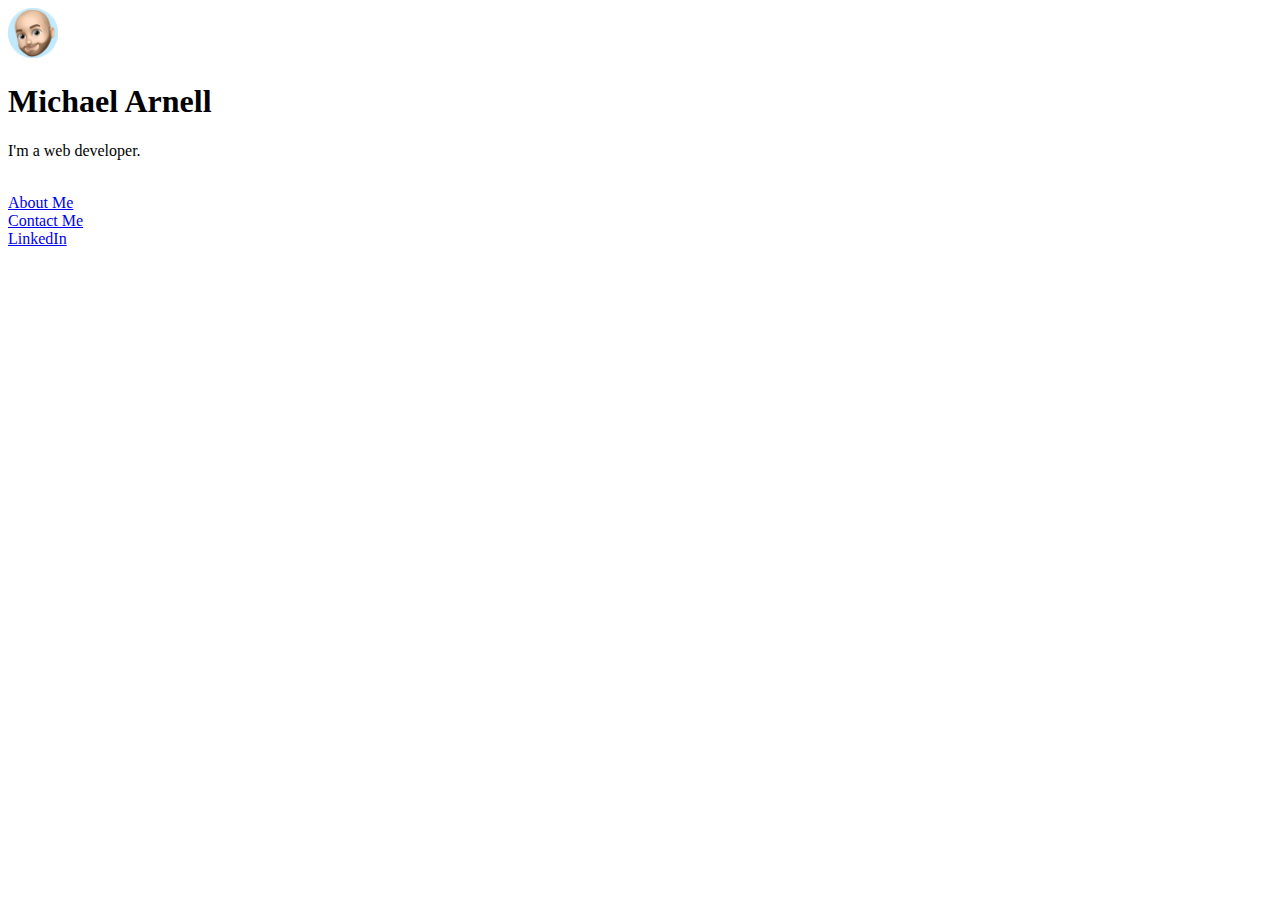
<file: Assignment1/index.html>
<!DOCTYPE html>
<html lang="en">
    <head>
        <meta charset="utf-8">
        <title>Michael Arnell</title>
        <meta name="viewport" content="width=device-width, intial-scale=1.0">
    </head>
    <body>
        <main>
            <div class="profile">
                <img src="images/memoji.png" alt="profile-picture" style="width: 50px; height: 50px;">
                <h1>Michael Arnell</h1>
                <p>I'm a web developer.</p>
            </div>
            <br/>
            <div>
                <a href="about.html"><div>About Me</div></a>
                <a href="contact.html"><div>Contact Me</div></a>
                <a href="https://github.com/marnell727"><div>LinkedIn</div></a>
            </div>
        </main>
    </body>
</html>
</file>
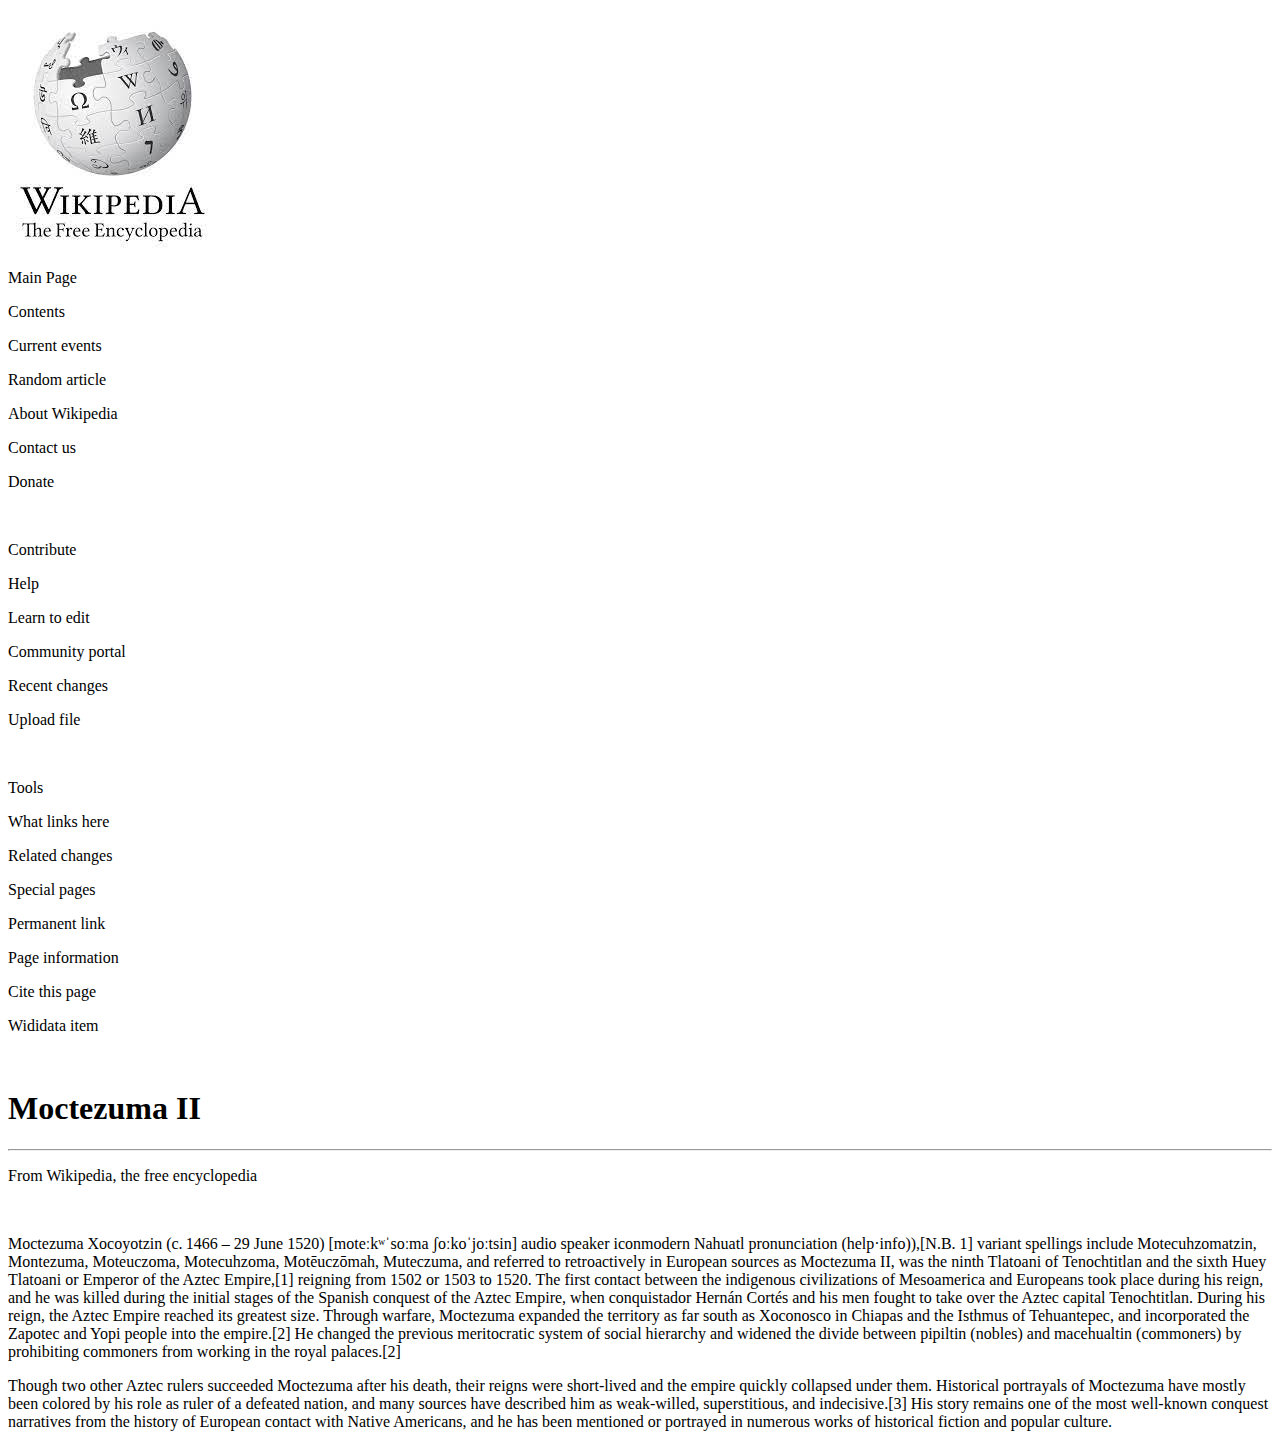
<file: Assignment2/index.html>
<!DOCTYPE html>
<html lang="en">
<head>
    <meta charset="UTF-8">
    <meta http-equiv="X-UA-Compatible" content="IE=edge">
    <meta name="viewport" content="width=device-width, initial-scale=1.0">
    <title>Wikipedia: Moctezuma II</title>
</head>
<body>
    <img src="images/wiki-logo.jpeg" alt="wikipedia-logo">
    <br/>
    <p>Main Page</p>
    <p>Contents</p>
    <p>Current events</p>
    <p>Random article</p>
    <p>About Wikipedia</p>
    <p>Contact us</p>
    <p>Donate</p>
    <br/>
    <p>Contribute</p>
    <p>Help</p>
    <p>Learn to edit</p>
    <p>Community portal</p>
    <p>Recent changes</p>
    <p>Upload file</p>
    <br/>
    <p>Tools</p>
    <p>What links here</p>
    <p>Related changes</p>
    <p>Special pages</p>
    <p>Permanent link</p>
    <p>Page information</p>
    <p>Cite this page</p>
    <p>Wididata item</p>
    <br/>
    <h1>Moctezuma II</h1>
    <hr/>
    <p>From Wikipedia, the free encyclopedia</p>
    <br/>
    <p>Moctezuma Xocoyotzin (c. 1466 – 29 June 1520) [moteːkʷˈsoːma ʃoːkoˈjoːtsin] audio speaker iconmodern Nahuatl pronunciation (help·info)),[N.B. 1] variant spellings include Motecuhzomatzin, Montezuma, Moteuczoma, Motecuhzoma, Motēuczōmah, Muteczuma, and referred to retroactively in European sources as Moctezuma II, was the ninth Tlatoani of Tenochtitlan and the sixth Huey Tlatoani or Emperor of the Aztec Empire,[1] reigning from 1502 or 1503 to 1520. The first contact between the indigenous civilizations of Mesoamerica and Europeans took place during his reign, and he was killed during the initial stages of the Spanish conquest of the Aztec Empire, when conquistador Hernán Cortés and his men fought to take over the Aztec capital Tenochtitlan. During his reign, the Aztec Empire reached its greatest size. Through warfare, Moctezuma expanded the territory as far south as Xoconosco in Chiapas and the Isthmus of Tehuantepec, and incorporated the Zapotec and Yopi people into the empire.[2] He changed the previous meritocratic system of social hierarchy and widened the divide between pipiltin (nobles) and macehualtin (commoners) by prohibiting commoners from working in the royal palaces.[2]</p>
    <p>Though two other Aztec rulers succeeded Moctezuma after his death, their reigns were short-lived and the empire quickly collapsed under them. Historical portrayals of Moctezuma have mostly been colored by his role as ruler of a defeated nation, and many sources have described him as weak-willed, superstitious, and indecisive.[3] His story remains one of the most well-known conquest narratives from the history of European contact with Native Americans, and he has been mentioned or portrayed in numerous works of historical fiction and popular culture.</p>
</body>
</html>
</file>
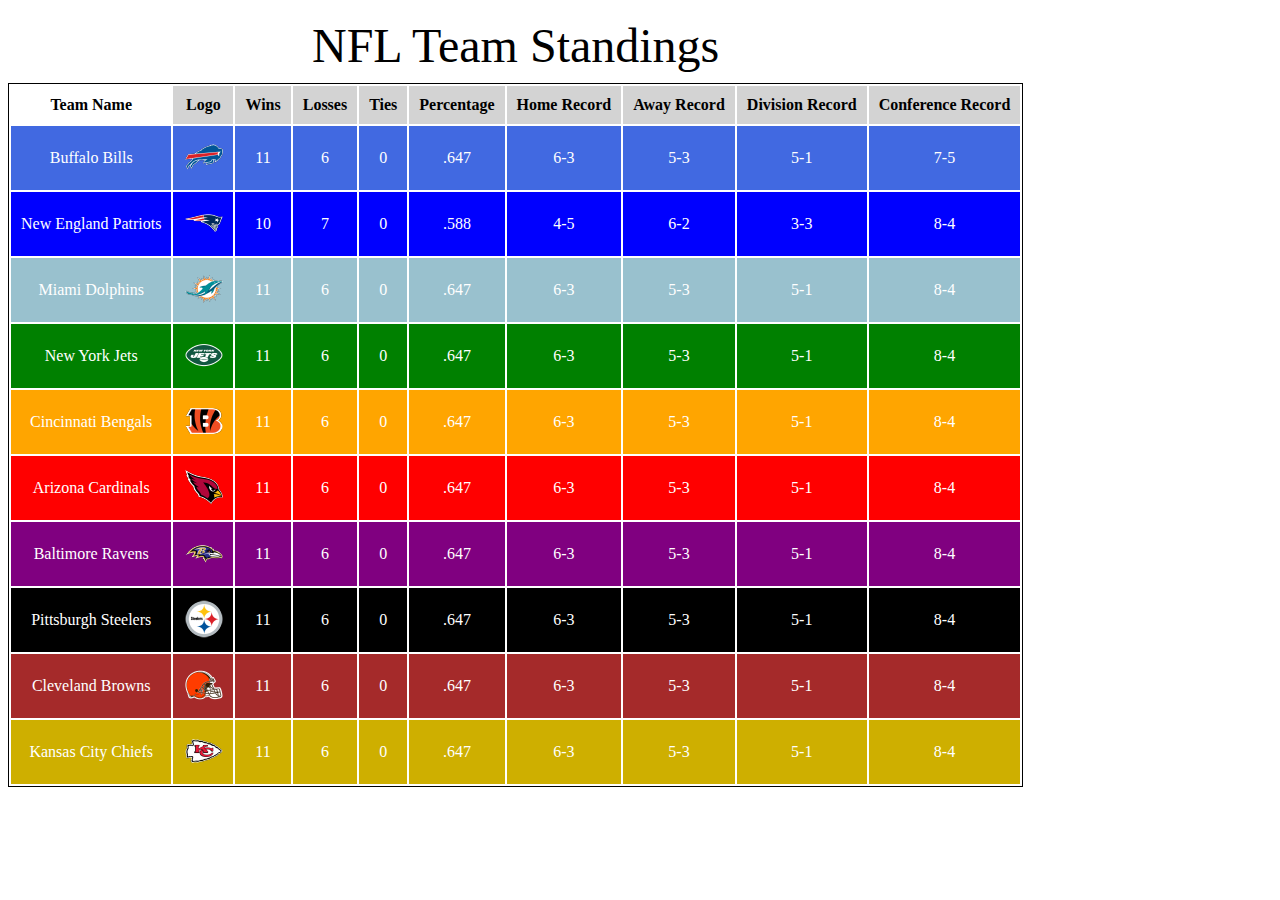
<file: Assignment3/index.html>
<!DOCTYPE html>
<html lang="en">
<head>
    <meta charset="UTF-8">
    <meta http-equiv="X-UA-Compatible" content="IE=edge">
    <meta name="viewport" content="width=device-width, initial-scale=1.0">
    <title>Document</title>
    <style>
        td,th {
            padding: 10px;
            text-align: center;
        }
    </style>
</head>
<body>
    <table style="
        border: 1px solid black;
        color: white;
    ">
        <caption style="color: black; padding: 10px; font-size: 3rem;">NFL Team Standings</caption>
        <colgroup>
            <col>
            <col span="9" style="background-color: lightgray">
        </colgroup>
        <thead style="color: black;">
            <th scope="col">Team Name</th>
            <th scope="col">Logo</th>
            <th scope="col">Wins</th>
            <th scope="col">Losses</th>
            <th scope="col">Ties</th>
            <th scope="col">Percentage</th>
            <th scope="col">Home Record</th>
            <th scope="col">Away Record</th>
            <th scope="col">Division Record</th>
            <th scope="col">Conference Record</th>
        </thead>
        <tbody>
            <tr style='background-color: royalblue;'>
                <td>Buffalo Bills</td>
                <td><img src="images/bills.png" alt=""></td>
                <td>11</td>
                <td>6</td>
                <td>0</td>
                <td>.647</td>
                <td>6-3</td>
                <td>5-3</td>
                <td>5-1</td>
                <td>7-5</td>
            </tr>
            <tr style='background-color: blue;'>
                <td>New England Patriots</td>
                <td><img src="images/patriots.png" alt=""></td>
                <td>10</td>
                <td>7</td>
                <td>0</td>
                <td>.588</td>
                <td>4-5</td>
                <td>6-2</td>
                <td>3-3</td>
                <td>8-4</td>
            </tr>
            <tr style='background-color: rgb(153, 193, 206);'>
                <td>Miami Dolphins</td>
                <td><img src="images/dolphins.png" alt=""></td>
                <td>11</td>
                <td>6</td>
                <td>0</td>
                <td>.647</td>
                <td>6-3</td>
                <td>5-3</td>
                <td>5-1</td>
                <td>8-4</td>
            </tr>
            <tr style='background-color: green;'>
                <td>New York Jets</td>
                <td><img src="images/jets.png" alt=""></td>
                <td>11</td>
                <td>6</td>
                <td>0</td>
                <td>.647</td>
                <td>6-3</td>
                <td>5-3</td>
                <td>5-1</td>
                <td>8-4</td>
            </tr>
            <tr style='background-color: orange;'>
                <td>Cincinnati Bengals</td>
                <td><img src="images/bengals.png" alt=""></td>
                <td>11</td>
                <td>6</td>
                <td>0</td>
                <td>.647</td>
                <td>6-3</td>
                <td>5-3</td>
                <td>5-1</td>
                <td>8-4</td>
            </tr>
            <tr style='background-color: red;'>
                <td>Arizona Cardinals</td>
                <td><img src="images/cardinals.png" alt=""></td>
                <td>11</td>
                <td>6</td>
                <td>0</td>
                <td>.647</td>
                <td>6-3</td>
                <td>5-3</td>
                <td>5-1</td>
                <td>8-4</td>
            </tr>
            <tr style='background-color: purple;'>
                <td>Baltimore Ravens</td>
                <td><img src="images/ravens.png" alt=""></td>
                <td>11</td>
                <td>6</td>
                <td>0</td>
                <td>.647</td>
                <td>6-3</td>
                <td>5-3</td>
                <td>5-1</td>
                <td>8-4</td>
            </tr>
            <tr style='background-color: black;'>
                <td>Pittsburgh Steelers</td>
                <td><img src="images/steelers.png" alt=""></td>
                <td>11</td>
                <td>6</td>
                <td>0</td>
                <td>.647</td>
                <td>6-3</td>
                <td>5-3</td>
                <td>5-1</td>
                <td>8-4</td>
            </tr>
            <tr style='background-color: brown;'>
                <td>Cleveland Browns</td>
                <td><img src="images/browns.png" alt=""></td>
                <td>11</td>
                <td>6</td>
                <td>0</td>
                <td>.647</td>
                <td>6-3</td>
                <td>5-3</td>
                <td>5-1</td>
                <td>8-4</td>
            </tr>
            <tr style='background-color: rgb(206, 175, 0);'>
                <td>Kansas City Chiefs</td>
                <td><img src="images/chiefs.png" alt=""></td>
                <td>11</td>
                <td>6</td>
                <td>0</td>
                <td>.647</td>
                <td>6-3</td>
                <td>5-3</td>
                <td>5-1</td>
                <td>8-4</td>
            </tr>
        </tbody>
    </table>
</body>
</html>
</file>
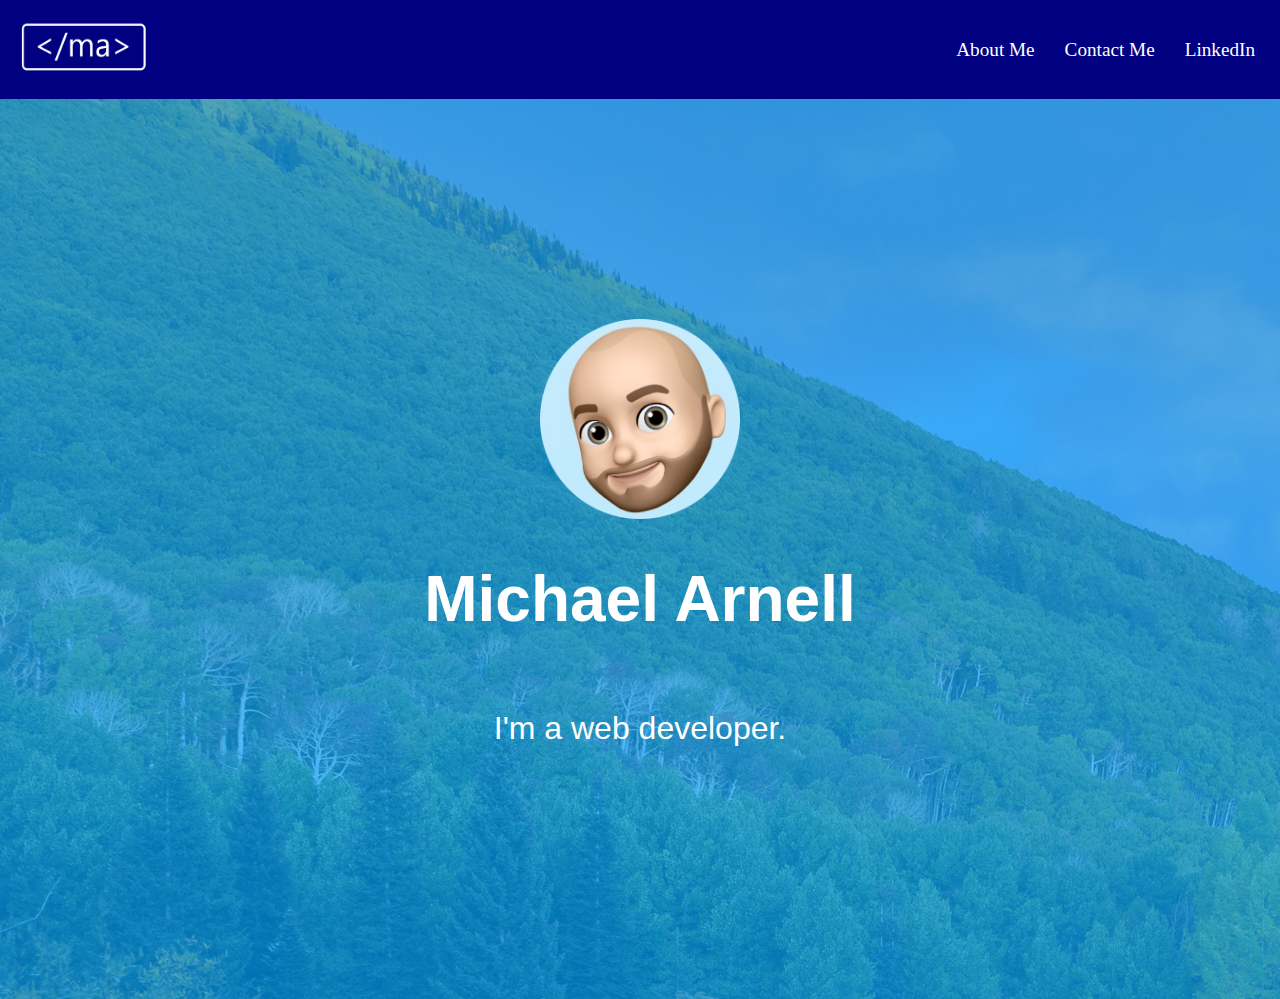
<file: Assignment4/index.html>
<!DOCTYPE html>
<html lang="en">
    <head>
        <meta charset="utf-8" />
        <title>Michael Arnell</title>
        <meta name="viewport" content="width=device-width, intial-scale=1.0" />
        <link rel="stylesheet" href="styles/common.css">
    </head>
    <body>
        <nav>
            <div class="logo-wrapper">
                <img src="images/logo.png" alt="" class="logo">
            </div>
            <div class="nav-buttons">
                <a href="about.html"><div>About Me</div></a>
                <a href="contact.html"><div>Contact Me</div></a>
                <a href="https://github.com/marnell727"><div>LinkedIn</div></a>
            </div>
        </nav>
        <div class="hero">
            <img
                src="images/memoji.png"
                alt="profile-picture"
                style="width: 200px; height: 200px"
            />
            <h1>Michael Arnell</h1>
            <p>I'm a web developer.</p>
        </div>
    </body>
</html>
</file>
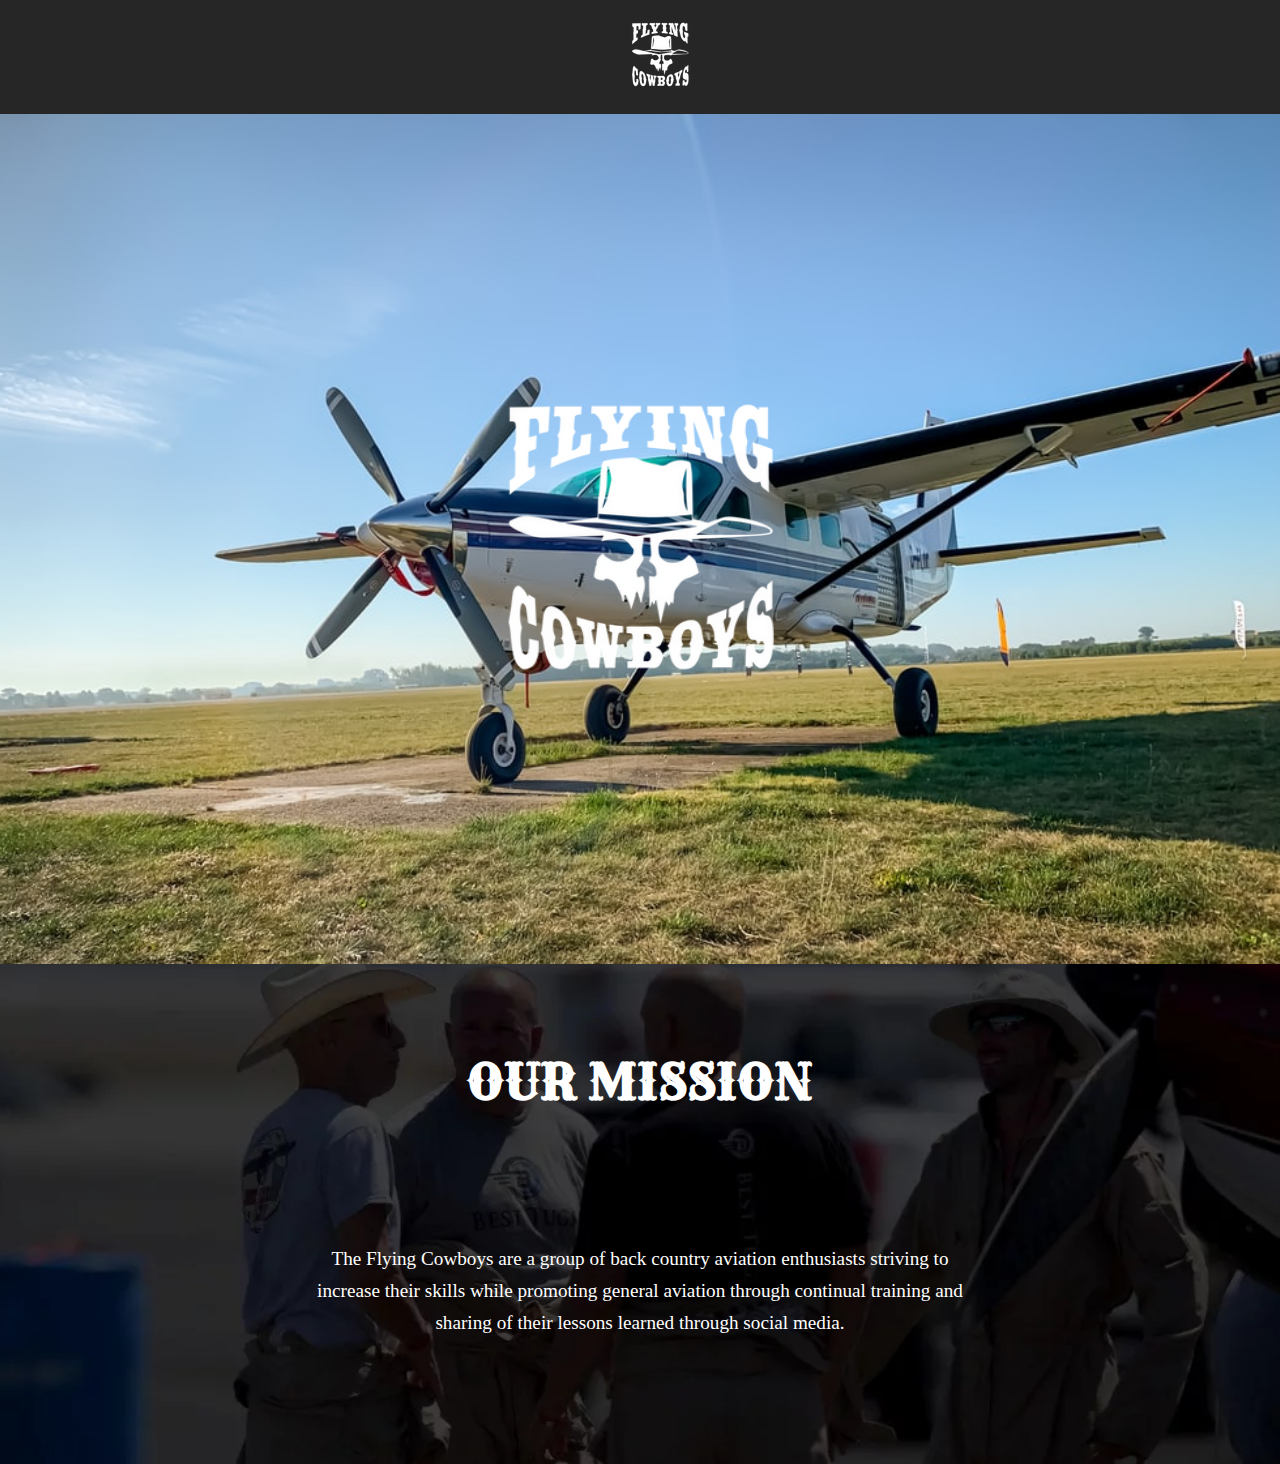
<file: Assignment5/index.html>
<!DOCTYPE html>
<html lang="en">
    <head>
        <meta charset="utf-8" />
        <title>Michael Arnell</title>
        <meta name="viewport" content="width=device-width, intial-scale=1.0" />
        <link rel="preconnect" href="https://fonts.googleapis.com" />
        <link rel="preconnect" href="https://fonts.gstatic.com" crossorigin />
        <link
            href="https://fonts.googleapis.com/css2?family=Rye&display=swap"
            rel="stylesheet"
        />
        <link
            rel="stylesheet"
            href="https://use.fontawesome.com/releases/v5.15.4/css/all.css"
            integrity="sha384-DyZ88mC6Up2uqS4h/KRgHuoeGwBcD4Ng9SiP4dIRy0EXTlnuz47vAwmeGwVChigm"
            crossorigin="anonymous"
        />
        <link rel="stylesheet" href="styles/common.css" />
    </head>
    <body>
        <nav>
            <div class="logo-wrapper">
                <img
                    src="images/Flying Cowboys Logo@4x-8.webp"
                    alt="logo-small"
                />
            </div>
        </nav>
        <div class="hero">
            <img src="images/FlyingCowboysLogoLarge.webp" alt="logo-large" />
        </div>
        <div class="mission">
            <h1>OUR MISSION</h1>
            <i class="fas fa-plane"></i>
            <p>
                The Flying Cowboys are a group of back country aviation
                enthusiasts striving to
                <br />
                increase their skills while promoting general aviation through
                continual training and
                <br />
                sharing of their lessons learned through social media.
            </p>
        </div>
    </body>
</html>
</file>
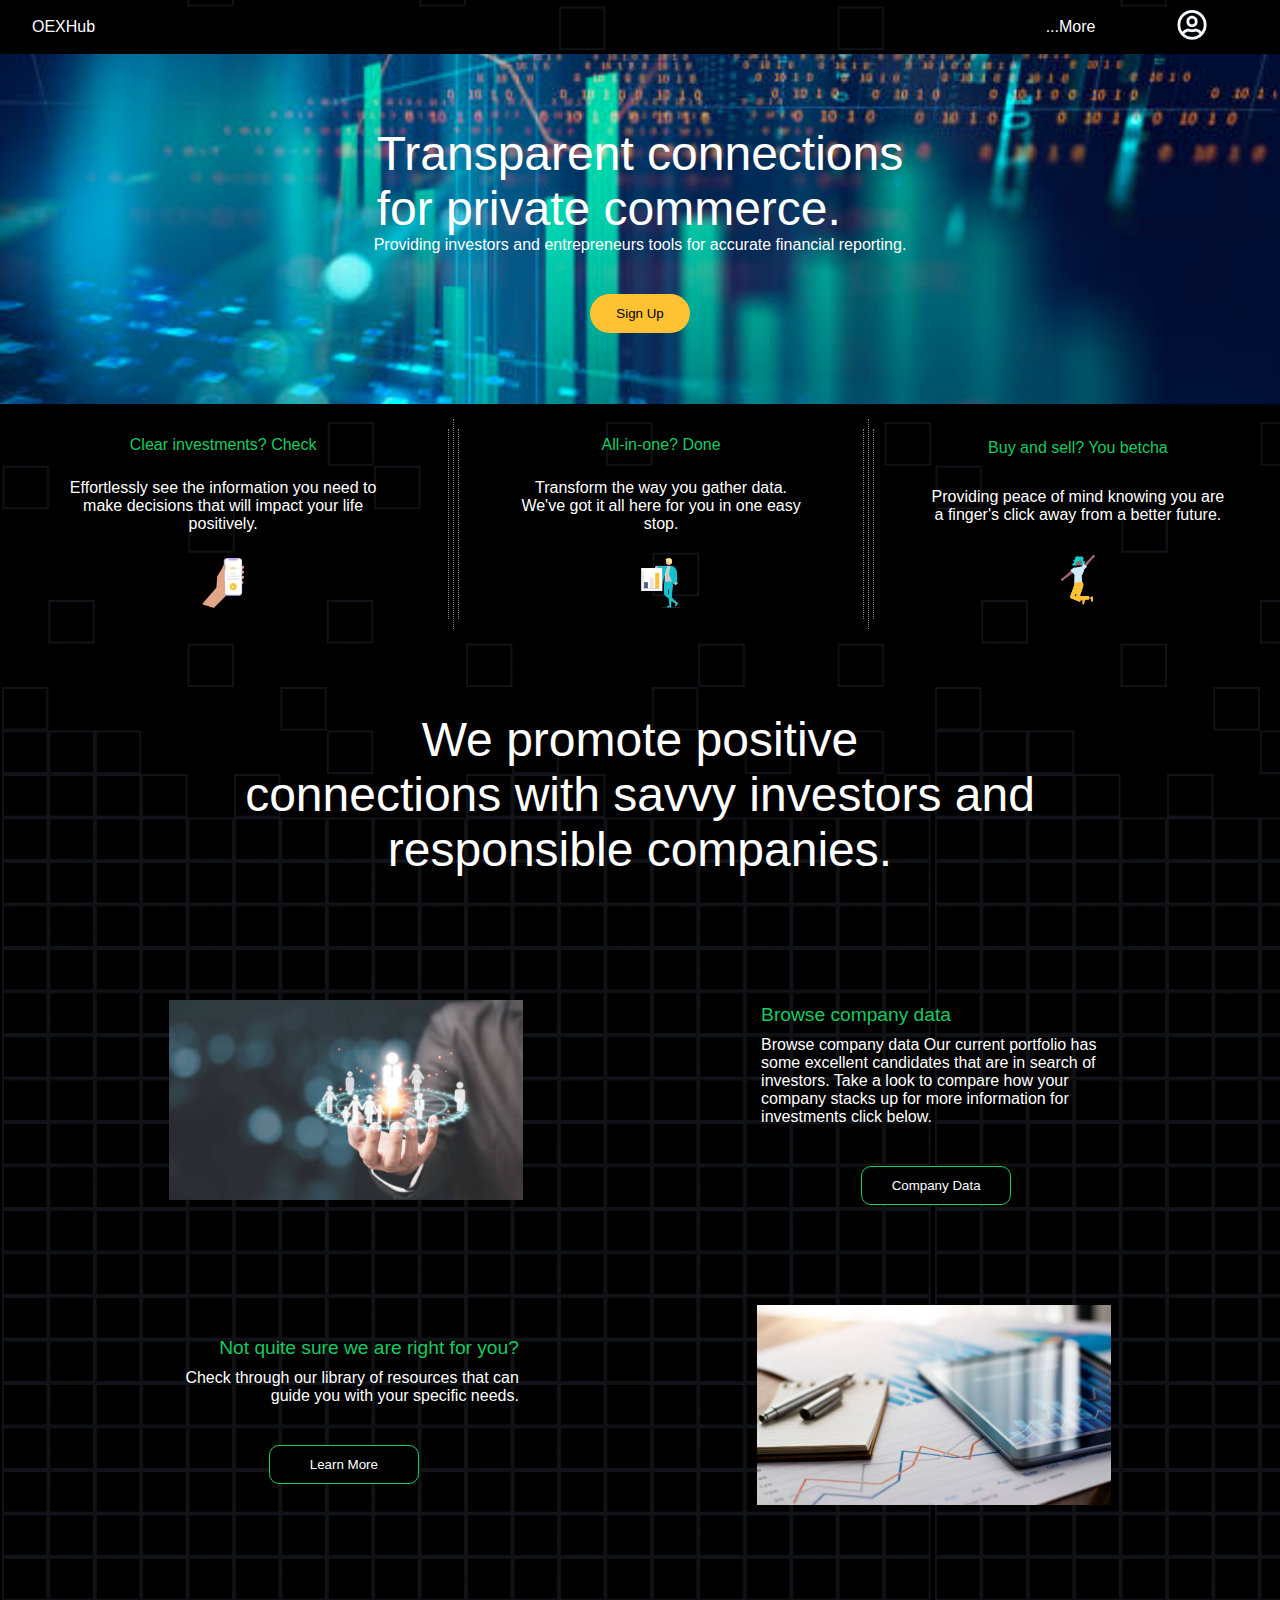
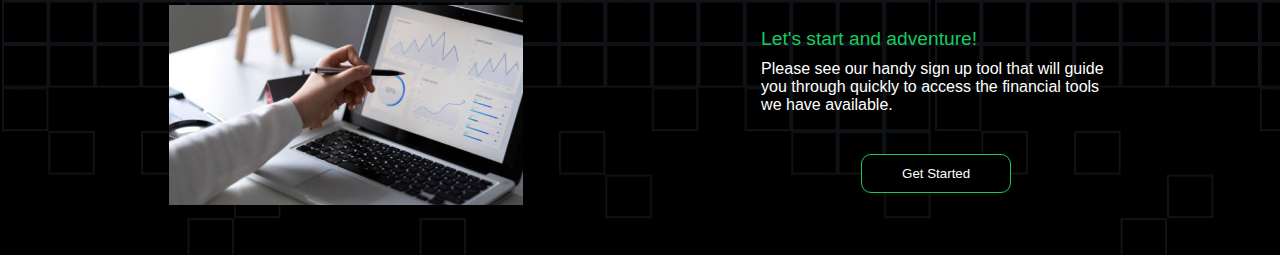
<file: Assignment6/index.html>
<!DOCTYPE html>
<html lang="en">
<head>
    <meta charset="UTF-8">
    <meta http-equiv="X-UA-Compatible" content="IE=edge">
    <meta name="viewport" content="width=device-width, initial-scale=1.0">
    <link rel="stylesheet" href="styles/common.css">
    <title>Document</title>
</head>
<body>
    <div class="landing-wrapper">
        <navbar>
            <div class="logo-container">
                OEXHub
            </div>
            <div class="nav-buttons">
                <div>...More</div>
                <div>
                    <img src="images/profile.png" alt="profile-pic" />
                </div>
            </div>
        </navbar>
        <div class="banner-container">
            <div class="slogan">
                Transparent connections
                <br />
                for private commerce.
            </div>
            <div>
                Providing investors and entrepreneurs tools for accurate
                financial reporting.
            </div>
            <button class="sign-up-button">Sign Up</button>
        </div>
        <div class="feature-highlights-container">
            <div class="feature-container">
                <div class="feature-header">
                    Clear investments? Check
                </div>
                <div class="feature-text">
                    Effortlessly see the information you need to make
                    decisions that will impact your life positively.
                </div>
                <div class="feature-icon">
                    <img src="images/confirmed.png" class="feature-icon" />
                </div>
            </div>
            <div class="vl"></div>
            <div class="vl vl-long"></div>
            <div class="vl"></div>
            <div class="feature-container">
                <div class="feature-header">All-in-one? Done</div>
                <div class="feature-text">
                    Transform the way you gather data. We've got it all here
                    for you in one easy stop.
                </div>
                <div class="feature-icon">
                    <img src="images/all_the_data.png" class="feature-icon" />
                </div>
            </div>
            <div class="vl"></div>
            <div class="vl vl-long"></div>
            <div class="vl"></div>
            <div class="feature-container">
                <div class="feature-header">
                    Buy and sell? You betcha
                </div>
                <div class="feature-text">
                    Providing peace of mind knowing you are a finger's click
                    away from a better future.
                </div>
                <div class="feature-icon">
                    <img src="images/celebration.png" class="feature-icon" />
                </div>
            </div>
        </div>
        <div class="headline-container">
            We promote positive
            <br />
            connections with savvy investors and
            <br />
            responsible companies.
        </div>
        <div class="horiz-cards-container">
            <div class="horizontal-card">
                <div class="card-image">
                    <img src="images/browse_data.png" alt="browse-data" />
                </div>
                <div class="card-content">
                    <div class="card-header">Browse company data</div>
                    <div class="card-text">
                        Browse company data Our current portfolio has some
                        excellent candidates that are in search of
                        investors. Take a look to compare how your company
                        stacks up for more information for investments click
                        below.
                    </div>
                    <button class="card-button">Company Data</button>
                </div>
            </div>
            <div class="horizontal-card">
                <div class="card-content right-align">
                    <div class="card-header">
                        Not quite sure we are right for you?
                    </div>
                    <div class="card-text">
                        Check through our library of resources that can
                        guide you with your specific needs.
                    </div>
                    <button class="card-button">Learn More</button>
                </div>
                <div class="card-image">
                    <img src="images/resources.png" alt="resources" />
                </div>
            </div>
            <div class="horizontal-card">
                <div class="card-image">
                    <img src="images/sign_up.png" alt="sign_up" />
                </div>
                <div class="card-content">
                    <div class="card-header">
                        Let's start and adventure!
                    </div>
                    <div class="card-text">
                        Please see our handy sign up tool that will guide
                        you through quickly to access the financial tools we
                        have available.
                    </div>
                    <button class="card-button">Get Started</button>
                </div>
            </div>
        </div>
    </div>
</body>
</html>
</file>
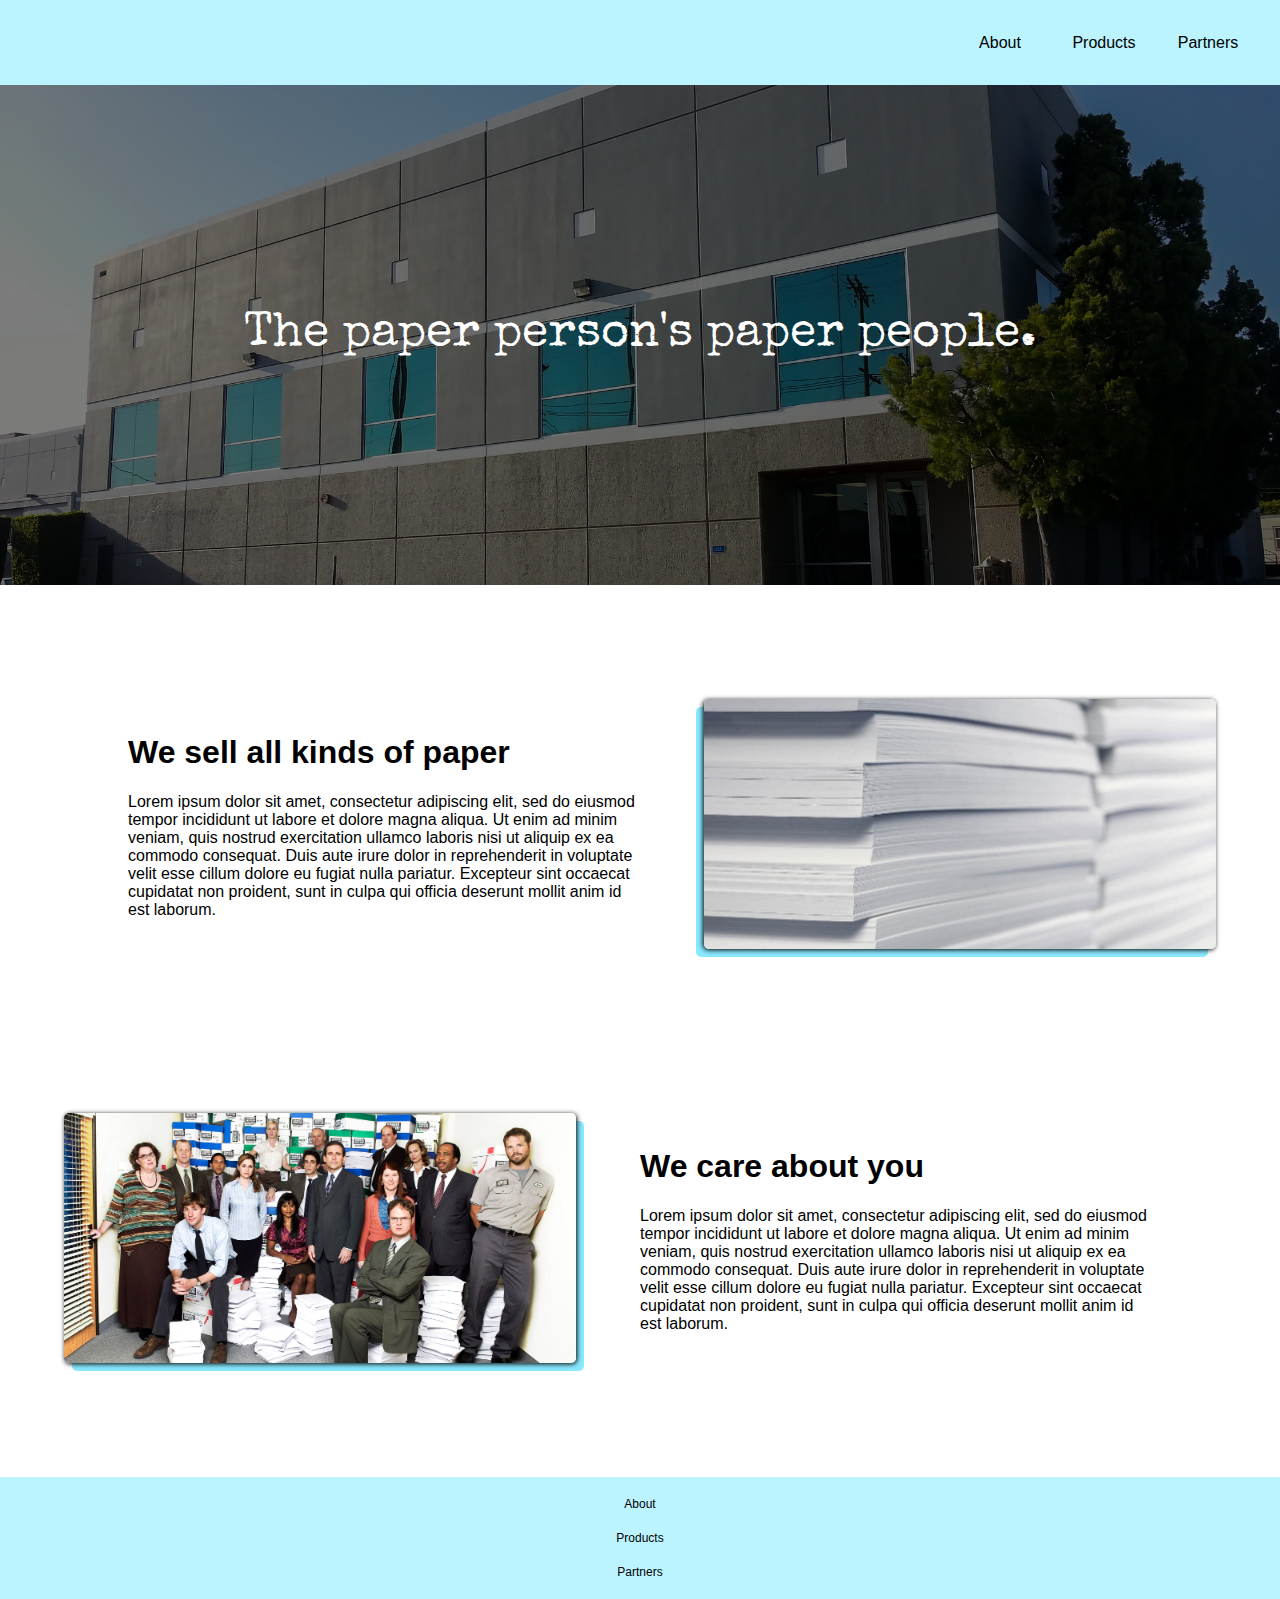
<file: Assignment7/index.html>
<!DOCTYPE html>
<html lang="en">
    <head>
        <meta charset="UTF-8" />
        <meta http-equiv="X-UA-Compatible" content="IE=edge" />
        <meta name="viewport" content="width=device-width, initial-scale=1.0" />
        <link rel="stylesheet" href="styles/common.css" />
        <link rel="preconnect" href="https://fonts.googleapis.com" />
        <link rel="preconnect" href="https://fonts.gstatic.com" crossorigin />
        <link
            href="https://fonts.googleapis.com/css2?family=Special+Elite&display=swap"
            rel="stylesheet"
        />
        <link
            rel="stylesheet"
            href="https://use.fontawesome.com/releases/v5.15.4/css/all.css"
            integrity="sha384-DyZ88mC6Up2uqS4h/KRgHuoeGwBcD4Ng9SiP4dIRy0EXTlnuz47vAwmeGwVChigm"
            crossorigin="anonymous"
        />
        <title>Dunder Mifflin</title>
    </head>
    <body>
        <div class="nav-container">
            <div class="logo-wrapper">
                <i class="fas fa-paper-plane fa-3x"></i>
            </div>
            <div class="nav-links">
                <a href="" class="nav-link">
                    <div class="nav-button">About</div></a
                >
                <a href="" class="nav-link">
                    <div class="nav-button">Products</div></a
                >
                <a href="" class="nav-link">
                    <div class="nav-button">Partners</div></a
                >
            </div>
        </div>
        <div class="hero">
            <div class="hero-text">
                The paper person's paper people.
                <div class="order-button-wrapper">
                    <a href="" class="order-now"></a>
                </div>
            </div>
        </div>
        <div class="feature-container">
            <div class="feature-text-container">
                <h1>We sell all kinds of paper</h1>
                <p>
                    Lorem ipsum dolor sit amet, consectetur adipiscing elit, sed
                    do eiusmod tempor incididunt ut labore et dolore magna
                    aliqua. Ut enim ad minim veniam, quis nostrud exercitation
                    ullamco laboris nisi ut aliquip ex ea commodo consequat.
                    Duis aute irure dolor in reprehenderit in voluptate velit
                    esse cillum dolore eu fugiat nulla pariatur. Excepteur sint
                    occaecat cupidatat non proident, sunt in culpa qui officia
                    deserunt mollit anim id est laborum.
                </p>
            </div>
            <div class="feature-image-wrapper"></div>
        </div>
        <div class="feature-container">
            <div class="feature-image-wrapper reverse"></div>
            <div class="feature-text-container">
                <h1>We care about you</h1>
                <p>
                    Lorem ipsum dolor sit amet, consectetur adipiscing elit, sed
                    do eiusmod tempor incididunt ut labore et dolore magna
                    aliqua. Ut enim ad minim veniam, quis nostrud exercitation
                    ullamco laboris nisi ut aliquip ex ea commodo consequat.
                    Duis aute irure dolor in reprehenderit in voluptate velit
                    esse cillum dolore eu fugiat nulla pariatur. Excepteur sint
                    occaecat cupidatat non proident, sunt in culpa qui officia
                    deserunt mollit anim id est laborum.
                </p>
            </div>
        </div>
        <div class="footer">
            <div class="footer-links">
                <a href="" class="footer-link">
                    <div class="footer-button">About</div></a
                >
                <a href="" class="footer-link">
                    <div class="footer-button">Products</div></a
                >
                <a href="" class="footer-link">
                    <div class="footer-button">Partners</div></a
                >
            </div>
        </div>
    </body>
</html>
</file>
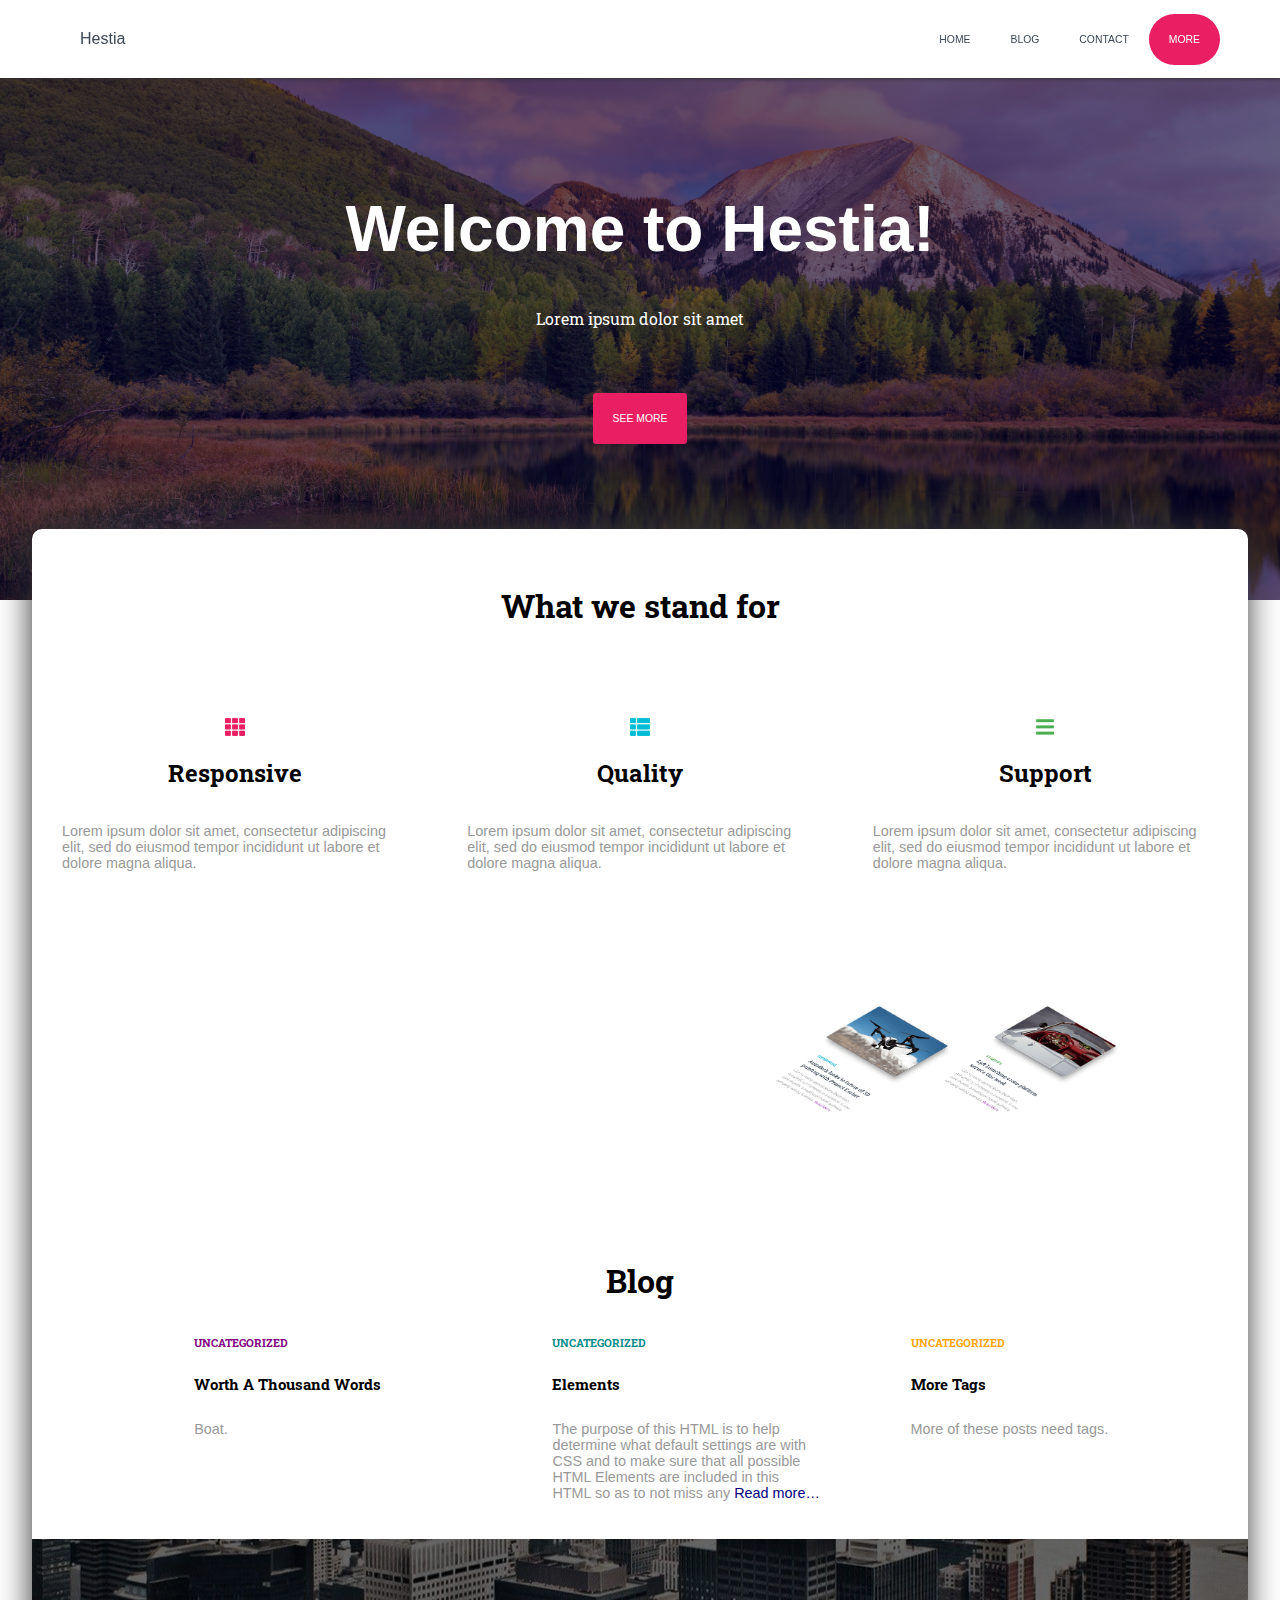
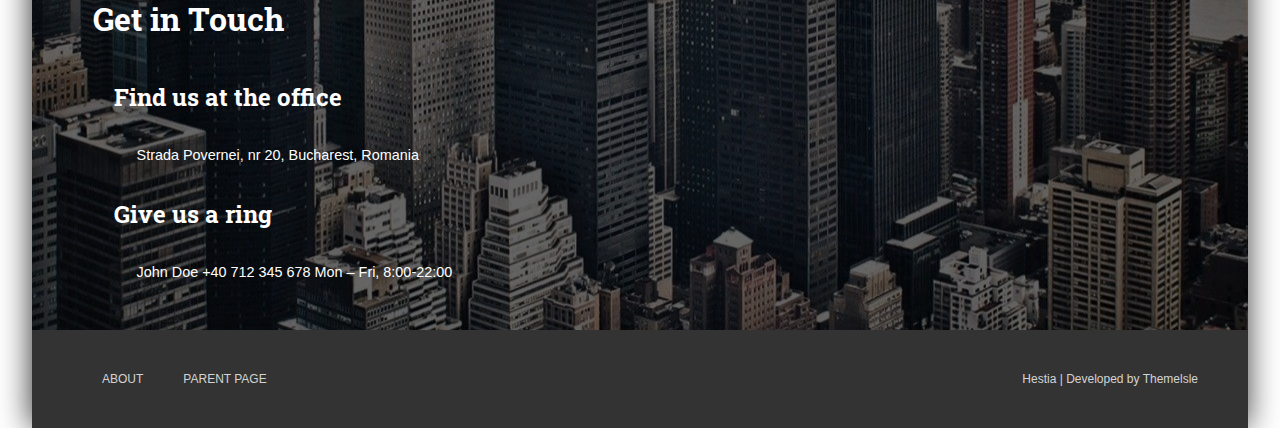
<file: Assignment8/index.html>
<!DOCTYPE html>
<html lang="en">
    <head>
        <meta charset="UTF-8" />
        <meta http-equiv="X-UA-Compatible" content="IE=edge" />
        <meta name="viewport" content="width=device-width, initial-scale=1.0" />
        <link rel="stylesheet" href="styles/index.css" />
        <link rel="preconnect" href="https://fonts.googleapis.com" />
        <link rel="preconnect" href="https://fonts.gstatic.com" crossorigin />
        <link
            href="https://fonts.googleapis.com/css2?family=Roboto+Slab&display=swap"
            rel="stylesheet"
        />
        <link
            rel="stylesheet"
            href="https://use.fontawesome.com/releases/v5.15.4/css/all.css"
            integrity="sha384-DyZ88mC6Up2uqS4h/KRgHuoeGwBcD4Ng9SiP4dIRy0EXTlnuz47vAwmeGwVChigm"
            crossorigin="anonymous"
        />
        <title>Hestia</title>
    </head>
    <body>
        <div class="page-container">
            <div class="hero-container">
                <div class="nav-container">
                    <div class="logo">Hestia</div>
                    <div class="nav-links">
                        <a href="index.html">
                            <div class="nav-link">HOME</div>
                        </a>
                        <a href="blog.html">
                            <div class="nav-link">BLOG</div>
                        </a>
                        <a href="contact.html">
                            <div class="nav-link">CONTACT</div>
                        </a>
                        <a href="">
                            <div class="nav-link more-button">MORE</div>
                        </a>
                    </div>
                </div>
                <div class="hero">
                    <h1>Welcome to Hestia!</h1>
                    <p>Lorem ipsum dolor sit amet</p>
                    <div class="more-button">SEE MORE</div>
                </div>
            </div>
            <div class="main-container">
                <div class="values-container">
                    <h1>What we stand for</h1>
                    <div class="values-carousel">
                        <div class="value-card">
                            <img src="images/feat1.png" alt="" />
                            <h2>Responsive</h2>
                            <p>
                                Lorem ipsum dolor sit amet, consectetur
                                adipiscing elit, sed do eiusmod tempor
                                incididunt ut labore et dolore magna aliqua.
                            </p>
                        </div>
                        <div class="value-card">
                            <img src="images/feat2.png" alt="" />
                            <h2>Quality</h2>
                            <p>
                                Lorem ipsum dolor sit amet, consectetur
                                adipiscing elit, sed do eiusmod tempor
                                incididunt ut labore et dolore magna aliqua.
                            </p>
                        </div>
                        <div class="value-card">
                            <img src="images/feat3.png" alt="" />
                            <h2>Support</h2>
                            <p>
                                Lorem ipsum dolor sit amet, consectetur
                                adipiscing elit, sed do eiusmod tempor
                                incididunt ut labore et dolore magna aliqua.
                            </p>
                        </div>
                    </div>
                </div>
                <div class="about-container">
                    <div class="about-text-container">
                        <h1>About Hestia</h1>
                        <p>
                            Need more details? Please check our full
                            documentation for detailed information on how to use
                            Hestia.
                        </p>
                    </div>
                    <img src="images/about-content.png" alt="" />
                </div>
                <div class="blog-container">
                    <h1>Blog</h1>
                    <div class="blog-carousel">
                        <div class="blog-card">
                            <h3 class="one">UNCATEGORIZED</h3>
                            <h2>Worth A Thousand Words</h2>
                            <p>Boat.</p>
                        </div>
                        <div class="blog-card">
                            <h3 class="two">UNCATEGORIZED</h3>
                            <h2>Elements</h2>
                            <p>
                                The purpose of this HTML is to help determine
                                what default settings are with CSS and to make
                                sure that all possible HTML Elements are
                                included in this HTML so as to not miss any
                                <a href=""> Read more… </a>
                            </p>
                        </div>
                        <div class="blog-card">
                            <h3 class="three">UNCATEGORIZED</h3>
                            <h2>More Tags</h2>
                            <p>More of these posts need tags.</p>
                        </div>
                    </div>
                </div>
                <div class="contact-container">
                    <h1>Get in Touch</h1>
                    <h2><i class="far fa-compass fa-lg"></i>Find us at the office</h2>
                    <p>Strada Povernei, nr 20, Bucharest, Romania</p>
                    <h2><i class="fas fa-mobile-alt fa-lg"></i>Give us a ring</h2>
                    <p>John Doe +40 712 345 678 Mon – Fri, 8:00-22:00</p>
                </div>
                <div class="footer">
                    <div class="footer-links">
                        <div class="footer-button">
                            <a href="" class="footer-link">ABOUT</a>
                        </div>
                        <div class="footer-button">
                            <a href="" class="footer-link">PARENT PAGE</a>
                        </div>
                    </div>
                    <div class="footer-signature">
                        Hestia | Developed by Themelsle
                    </div>
                </div>
            </div>
        </div>
    </body>
</html>
</file>
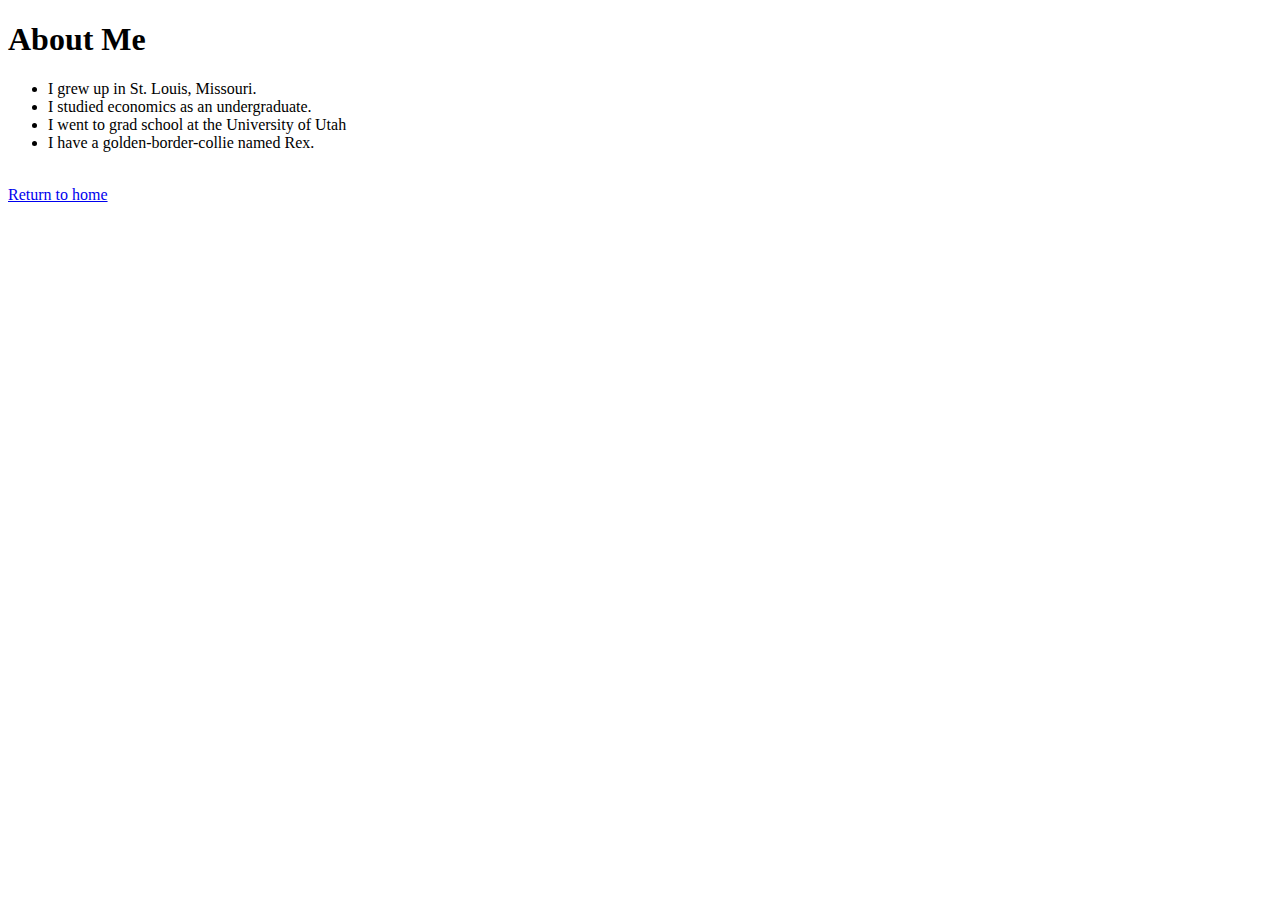
<file: Assignment1/about.html>
<!DOCTYPE html>
<html lang="en">
<head>
    <meta charset="UTF-8">
    <meta http-equiv="X-UA-Compatible" content="IE=edge">
    <meta name="viewport" content="width=device-width, initial-scale=1.0">
    <title>Document</title>
</head>
<body>
    <h1>About Me</h1>
    <ul>
        <li>I grew up in St. Louis, Missouri.</li>
        <li>I studied economics as an undergraduate.</li>
        <li>I went to grad school at the University of Utah</li>
        <li>I have a golden-border-collie named Rex.</li>
    </ul>
    <br/>
    <a href="index.html">Return to home</a>
</body>
</html>
</file>
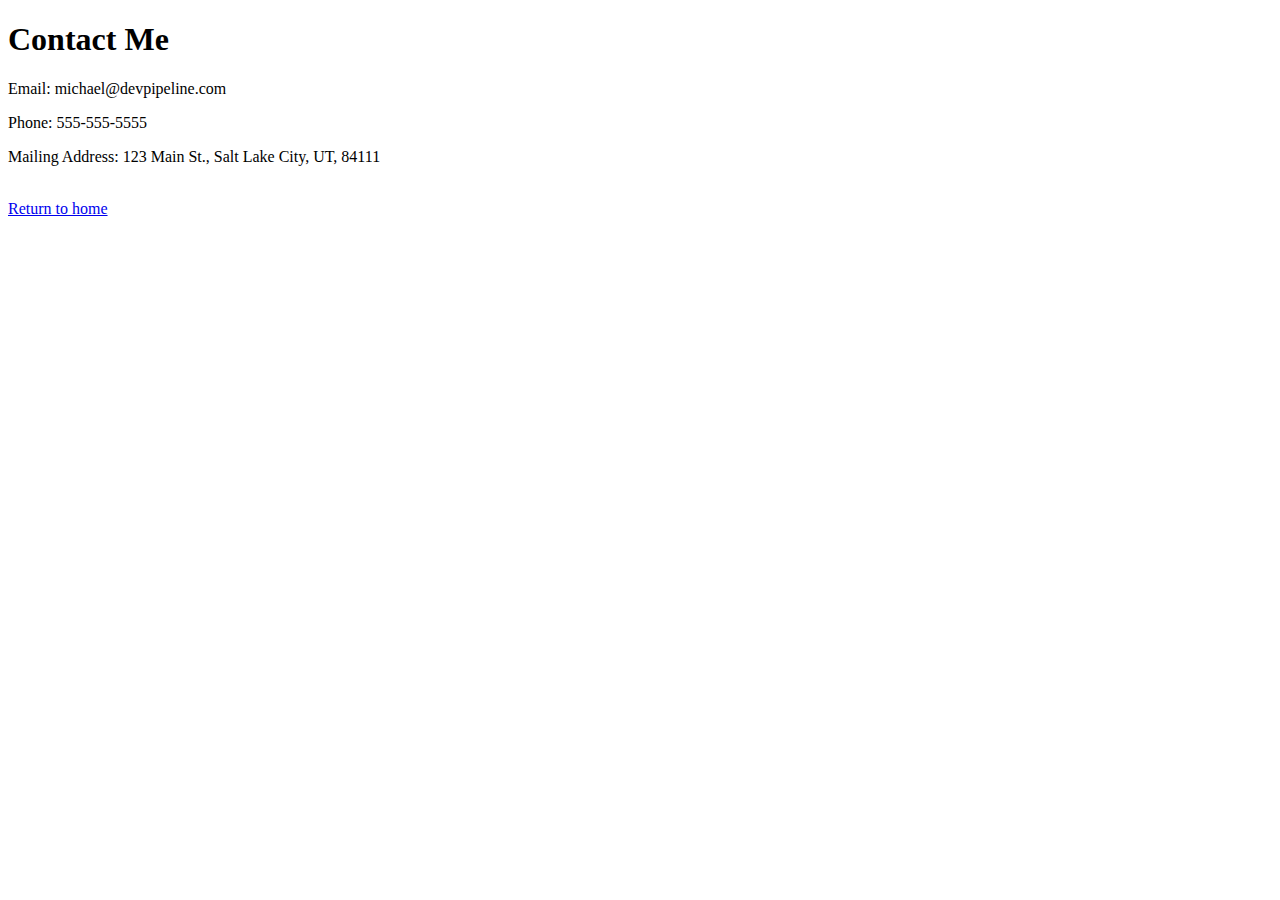
<file: Assignment1/contact.html>
<!DOCTYPE html>
<html lang="en">
<head>
    <meta charset="UTF-8">
    <meta http-equiv="X-UA-Compatible" content="IE=edge">
    <meta name="viewport" content="width=device-width, initial-scale=1.0">
    <title>Document</title>
</head>
<body>
    <h1>Contact Me</h1>
    <p>Email: michael@devpipeline.com</p>
    <p>Phone: 555-555-5555</p>
    <p>Mailing Address: 123 Main St., Salt Lake City, UT, 84111</p>
    <br/>
    <a href="index.html">Return to home</a>
</body>
</html>
</file>
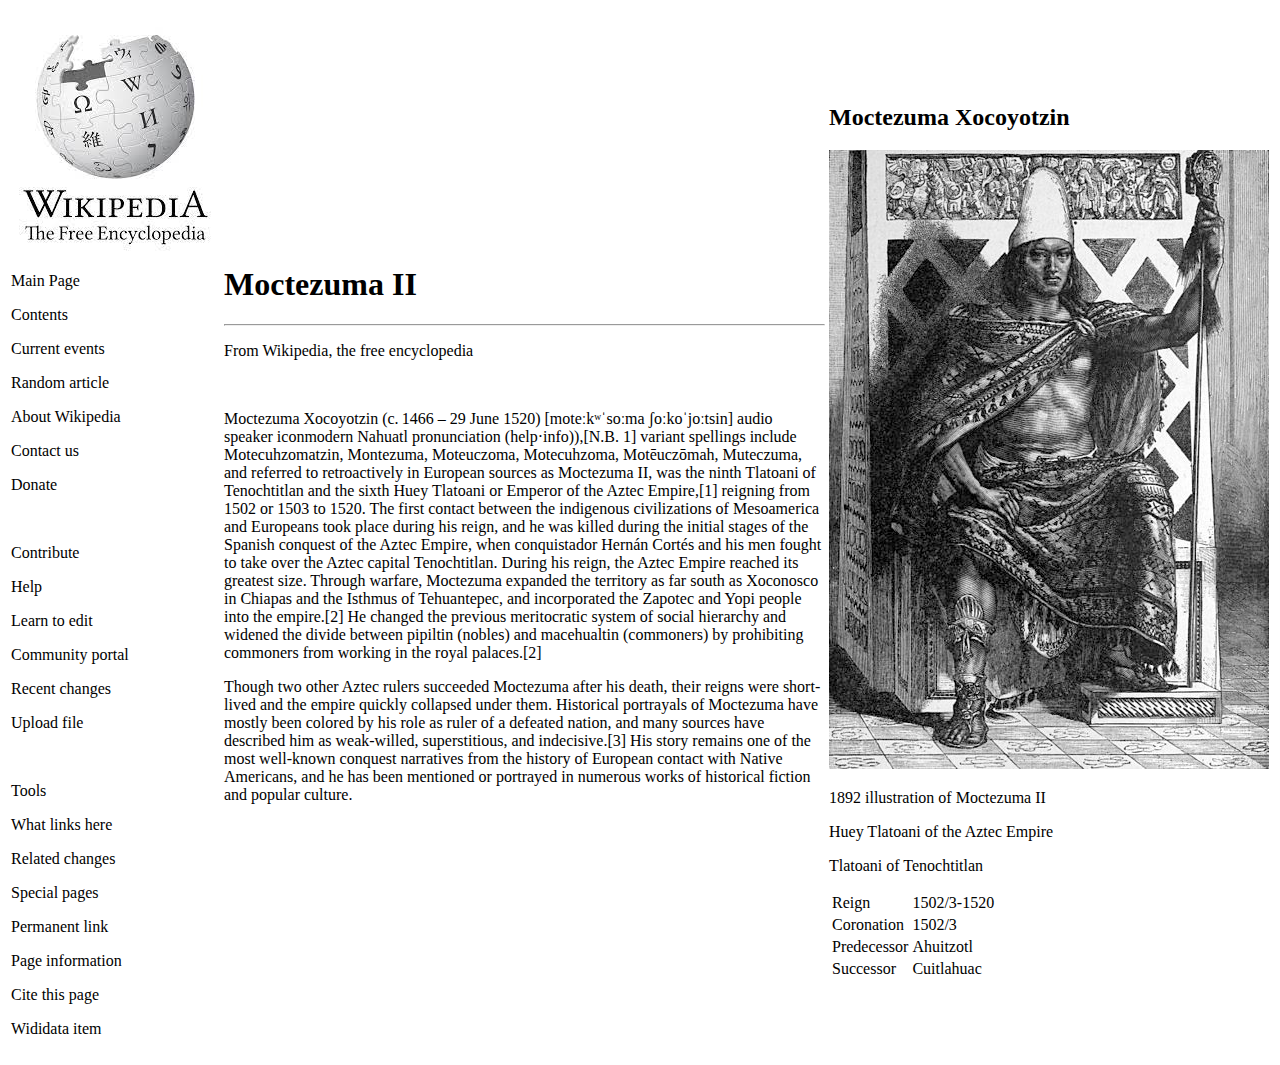
<file: Assignment3/index2.html>
<!DOCTYPE html>
<html lang="en">
    <head>
        <meta charset="UTF-8" />
        <meta http-equiv="X-UA-Compatible" content="IE=edge" />
        <meta name="viewport" content="width=device-width, initial-scale=1.0" />
        <title>Wikipedia: Moctezuma II</title>
    </head>
    <body>
        <table>
            <tr>
                <td>
                    <img src="../Assignment2/images/wiki-logo.jpeg" alt="wikipedia-logo" />
                    <br />
                    <p>Main Page</p>
                    <p>Contents</p>
                    <p>Current events</p>
                    <p>Random article</p>
                    <p>About Wikipedia</p>
                    <p>Contact us</p>
                    <p>Donate</p>
                    <br />
                    <p>Contribute</p>
                    <p>Help</p>
                    <p>Learn to edit</p>
                    <p>Community portal</p>
                    <p>Recent changes</p>
                    <p>Upload file</p>
                    <br />
                    <p>Tools</p>
                    <p>What links here</p>
                    <p>Related changes</p>
                    <p>Special pages</p>
                    <p>Permanent link</p>
                    <p>Page information</p>
                    <p>Cite this page</p>
                    <p>Wididata item</p>
                </td>
                <td>
                    <h1>Moctezuma II</h1>
                    <hr />
                    <p>From Wikipedia, the free encyclopedia</p>
                    <br />
                    <p>
                        Moctezuma Xocoyotzin (c. 1466 – 29 June 1520)
                        [moteːkʷˈsoːma ʃoːkoˈjoːtsin] audio speaker iconmodern
                        Nahuatl pronunciation (help·info)),[N.B. 1] variant
                        spellings include Motecuhzomatzin, Montezuma,
                        Moteuczoma, Motecuhzoma, Motēuczōmah, Muteczuma, and
                        referred to retroactively in European sources as
                        Moctezuma II, was the ninth Tlatoani of Tenochtitlan and
                        the sixth Huey Tlatoani or Emperor of the Aztec
                        Empire,[1] reigning from 1502 or 1503 to 1520. The first
                        contact between the indigenous civilizations of
                        Mesoamerica and Europeans took place during his reign,
                        and he was killed during the initial stages of the
                        Spanish conquest of the Aztec Empire, when conquistador
                        Hernán Cortés and his men fought to take over the Aztec
                        capital Tenochtitlan. During his reign, the Aztec Empire
                        reached its greatest size. Through warfare, Moctezuma
                        expanded the territory as far south as Xoconosco in
                        Chiapas and the Isthmus of Tehuantepec, and incorporated
                        the Zapotec and Yopi people into the empire.[2] He
                        changed the previous meritocratic system of social
                        hierarchy and widened the divide between pipiltin
                        (nobles) and macehualtin (commoners) by prohibiting
                        commoners from working in the royal palaces.[2]
                    </p>
                    <p>
                        Though two other Aztec rulers succeeded Moctezuma after
                        his death, their reigns were short-lived and the empire
                        quickly collapsed under them. Historical portrayals of
                        Moctezuma have mostly been colored by his role as ruler
                        of a defeated nation, and many sources have described
                        him as weak-willed, superstitious, and indecisive.[3]
                        His story remains one of the most well-known conquest
                        narratives from the history of European contact with
                        Native Americans, and he has been mentioned or portrayed
                        in numerous works of historical fiction and popular
                        culture.
                    </p>
                </td>
                <td>
                    <h2>Moctezuma Xocoyotzin</h2>
                    <img src="../Assignment2/images/Moctezuma_II.jpeg" alt="" />
                    <p>1892 illustration of Moctezuma II</p>
                    <p>Huey Tlatoani of the Aztec Empire</p>
                    <p>Tlatoani of Tenochtitlan</p>
                    <table>
                        <tr>
                            <td>Reign</td>
                            <td>1502/3-1520</td>
                        </tr>
                        <tr>
                            <td>Coronation</td>
                            <td>1502/3</td>
                        </tr>
                        <tr>
                            <td>Predecessor</td>
                            <td>Ahuitzotl</td>
                        </tr>
                        <tr>
                            <td>Successor</td>
                            <td>Cuitlahuac</td>
                        </tr>
                    </table>
                </td>
            </tr>
        </table>
    </body>
</html>
</file>
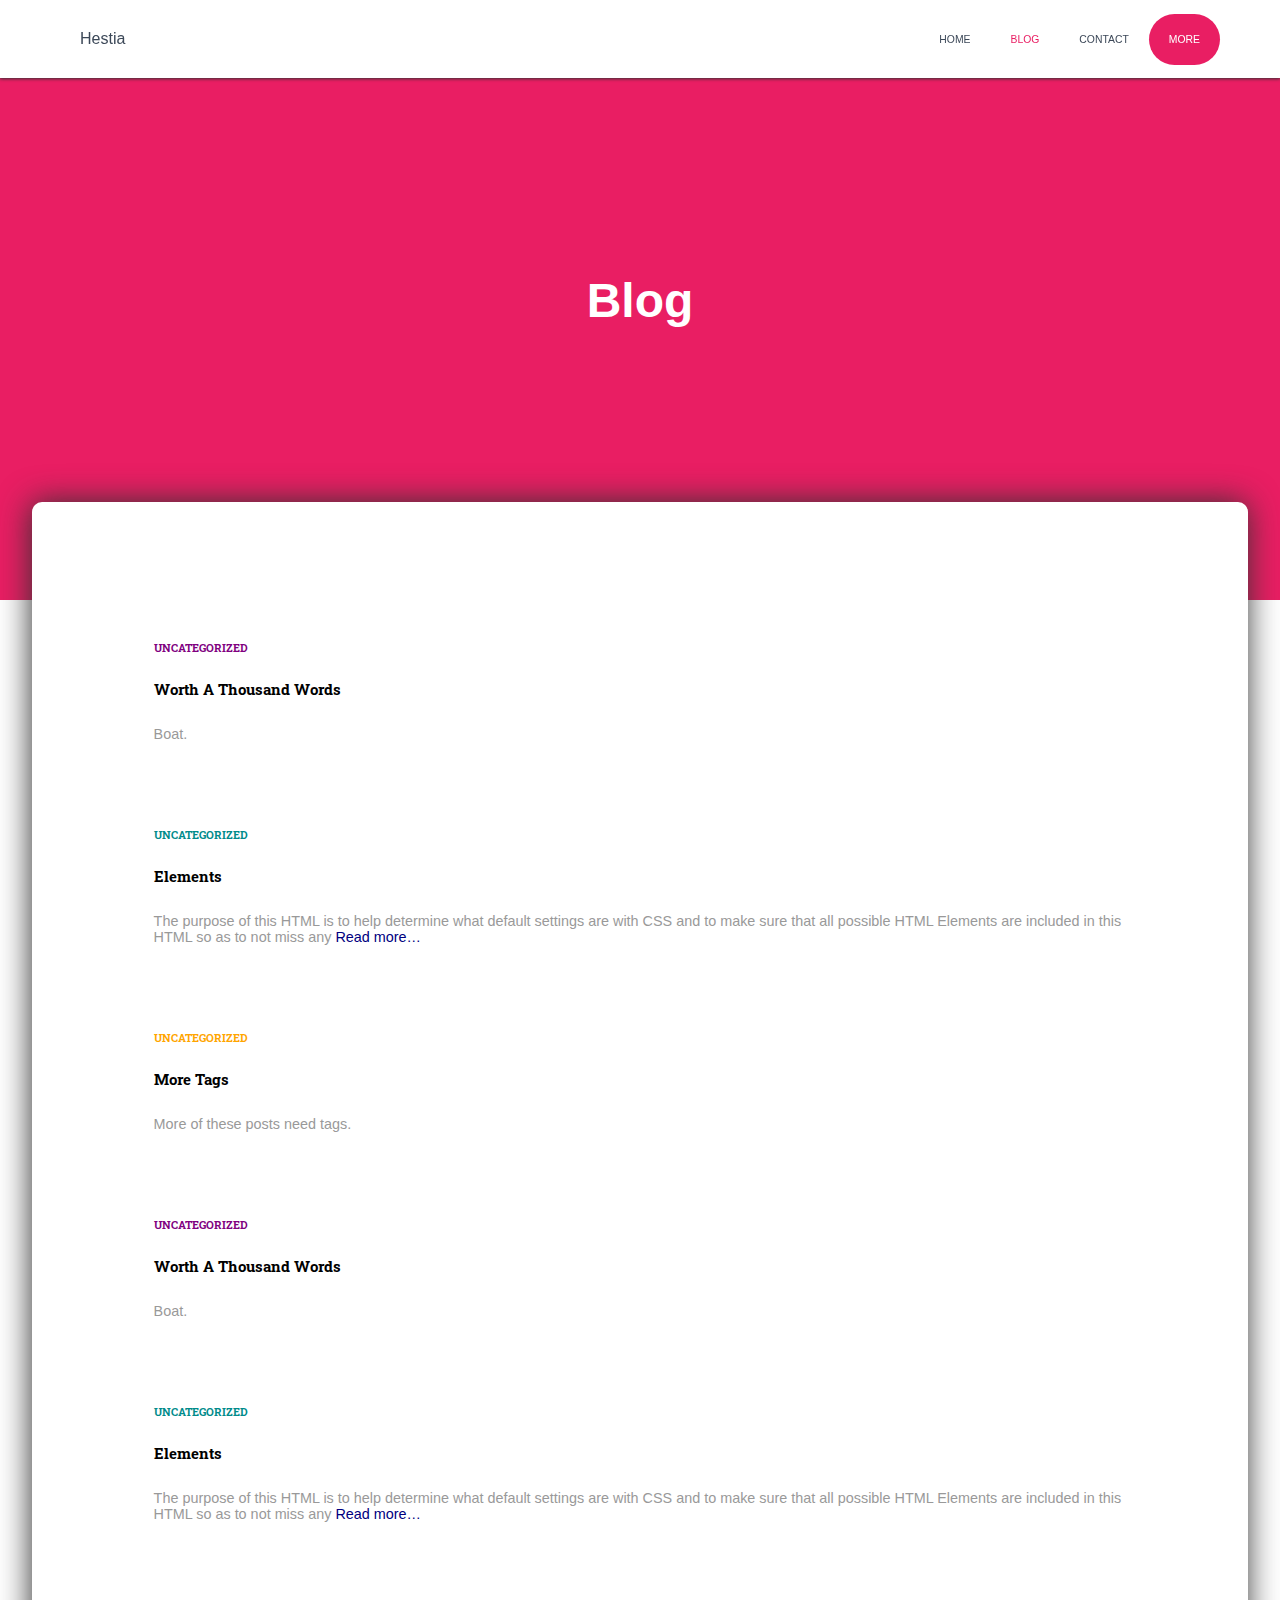
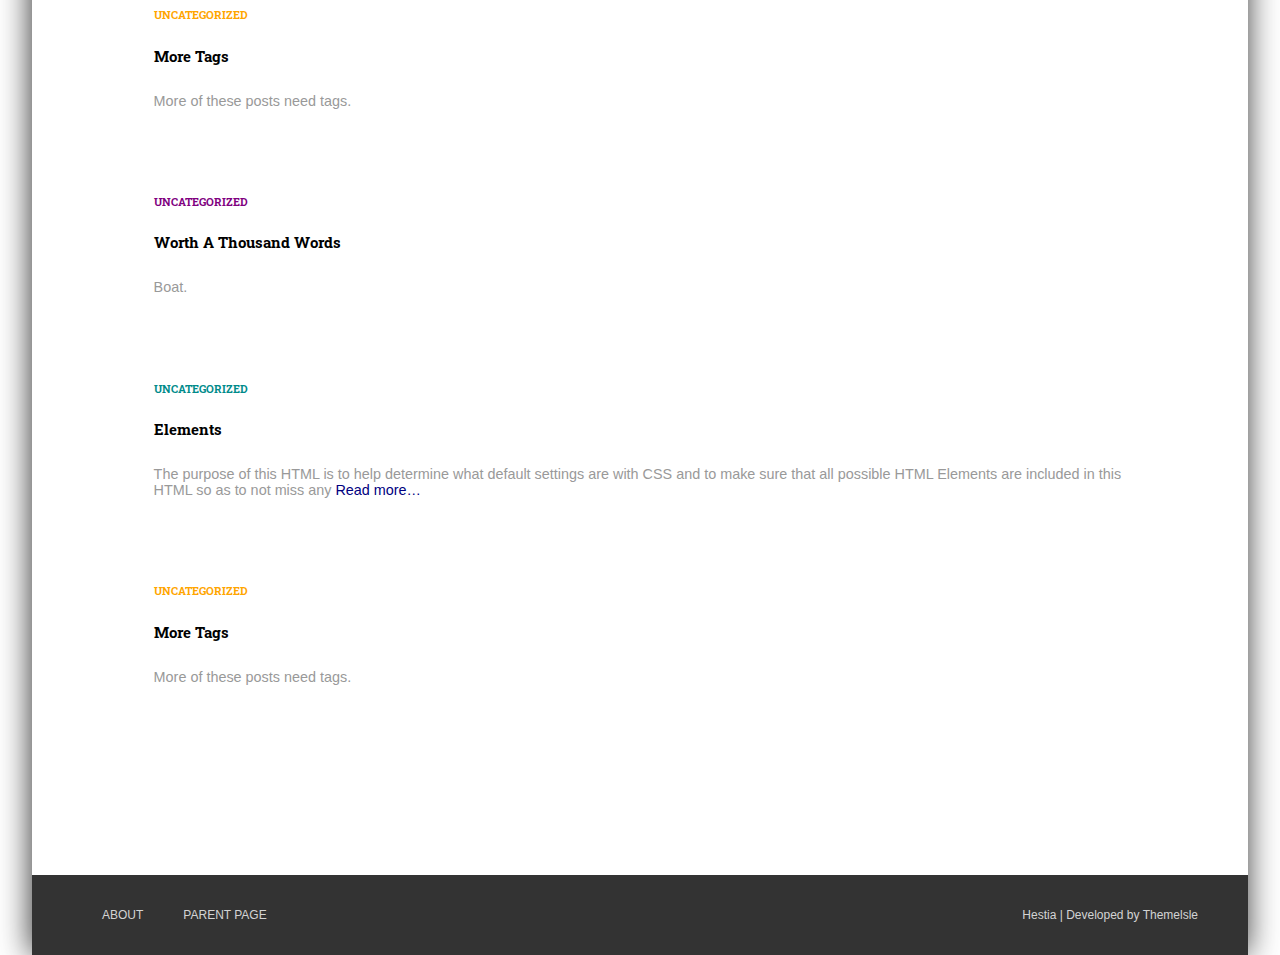
<file: Assignment8/blog.html>
<!DOCTYPE html>
<html lang="en">
    <head>
        <meta charset="UTF-8" />
        <meta http-equiv="X-UA-Compatible" content="IE=edge" />
        <meta name="viewport" content="width=device-width, initial-scale=1.0" />
        <link rel="stylesheet" href="styles/blog.css" />
        <link rel="preconnect" href="https://fonts.googleapis.com" />
        <link rel="preconnect" href="https://fonts.gstatic.com" crossorigin />
        <link
            href="https://fonts.googleapis.com/css2?family=Roboto+Slab&display=swap"
            rel="stylesheet"
        />
        <link
            rel="stylesheet"
            href="https://use.fontawesome.com/releases/v5.15.4/css/all.css"
            integrity="sha384-DyZ88mC6Up2uqS4h/KRgHuoeGwBcD4Ng9SiP4dIRy0EXTlnuz47vAwmeGwVChigm"
            crossorigin="anonymous"
        />
        <title>Hestia</title>
    </head>
    <body>
        <div class="page-container">
            <div class="hero-container">
                <div class="nav-container">
                    <div class="logo">Hestia</div>
                    <div class="nav-links">
                        <a href="index.html">
                            <div class="nav-link">HOME</div>
                        </a>
                        <a href="blog.html">
                            <div class="nav-link" style="color: #e91e63;">BLOG</div>
                        </a>
                        <a href="contact.html">
                            <div class="nav-link">CONTACT</div>
                        </a>
                        <a href="">
                            <div class="nav-link more-button">MORE</div>
                        </a>
                    </div>
                </div>
                <div class="hero">
                    <h1>Blog</h1>
                </div>
            </div>
            <div class="main-container">
                <div class="blog-carousel">
                    <div class="blog-card">
                        <h3 class="one">UNCATEGORIZED</h3>
                        <h2>Worth A Thousand Words</h2>
                        <p>Boat.</p>
                    </div>
                    <div class="blog-card">
                        <h3 class="two">UNCATEGORIZED</h3>
                        <h2>Elements</h2>
                        <p>
                            The purpose of this HTML is to help determine what
                            default settings are with CSS and to make sure that
                            all possible HTML Elements are included in this HTML
                            so as to not miss any
                            <a href=""> Read more… </a>
                        </p>
                    </div>
                    <div class="blog-card">
                        <h3 class="three">UNCATEGORIZED</h3>
                        <h2>More Tags</h2>
                        <p>More of these posts need tags.</p>
                    </div>
                    <div class="blog-card">
                        <h3 class="one">UNCATEGORIZED</h3>
                        <h2>Worth A Thousand Words</h2>
                        <p>Boat.</p>
                    </div>
                    <div class="blog-card">
                        <h3 class="two">UNCATEGORIZED</h3>
                        <h2>Elements</h2>
                        <p>
                            The purpose of this HTML is to help determine what
                            default settings are with CSS and to make sure that
                            all possible HTML Elements are included in this HTML
                            so as to not miss any
                            <a href=""> Read more… </a>
                        </p>
                    </div>
                    <div class="blog-card">
                        <h3 class="three">UNCATEGORIZED</h3>
                        <h2>More Tags</h2>
                        <p>More of these posts need tags.</p>
                    </div>
                    <div class="blog-card">
                        <h3 class="one">UNCATEGORIZED</h3>
                        <h2>Worth A Thousand Words</h2>
                        <p>Boat.</p>
                    </div>
                    <div class="blog-card">
                        <h3 class="two">UNCATEGORIZED</h3>
                        <h2>Elements</h2>
                        <p>
                            The purpose of this HTML is to help determine what
                            default settings are with CSS and to make sure that
                            all possible HTML Elements are included in this HTML
                            so as to not miss any
                            <a href=""> Read more… </a>
                        </p>
                    </div>
                    <div class="blog-card">
                        <h3 class="three">UNCATEGORIZED</h3>
                        <h2>More Tags</h2>
                        <p>More of these posts need tags.</p>
                    </div>
                </div>
                <div class="footer">
                    <div class="footer-links">
                        <div class="footer-button">
                            <a href="" class="footer-link">ABOUT</a>
                        </div>
                        <div class="footer-button">
                            <a href="" class="footer-link">PARENT PAGE</a>
                        </div>
                    </div>
                    <div class="footer-signature">
                        Hestia | Developed by Themelsle
                    </div>
                </div>
            </div>
        </div>
    </body>
</html>
</file>
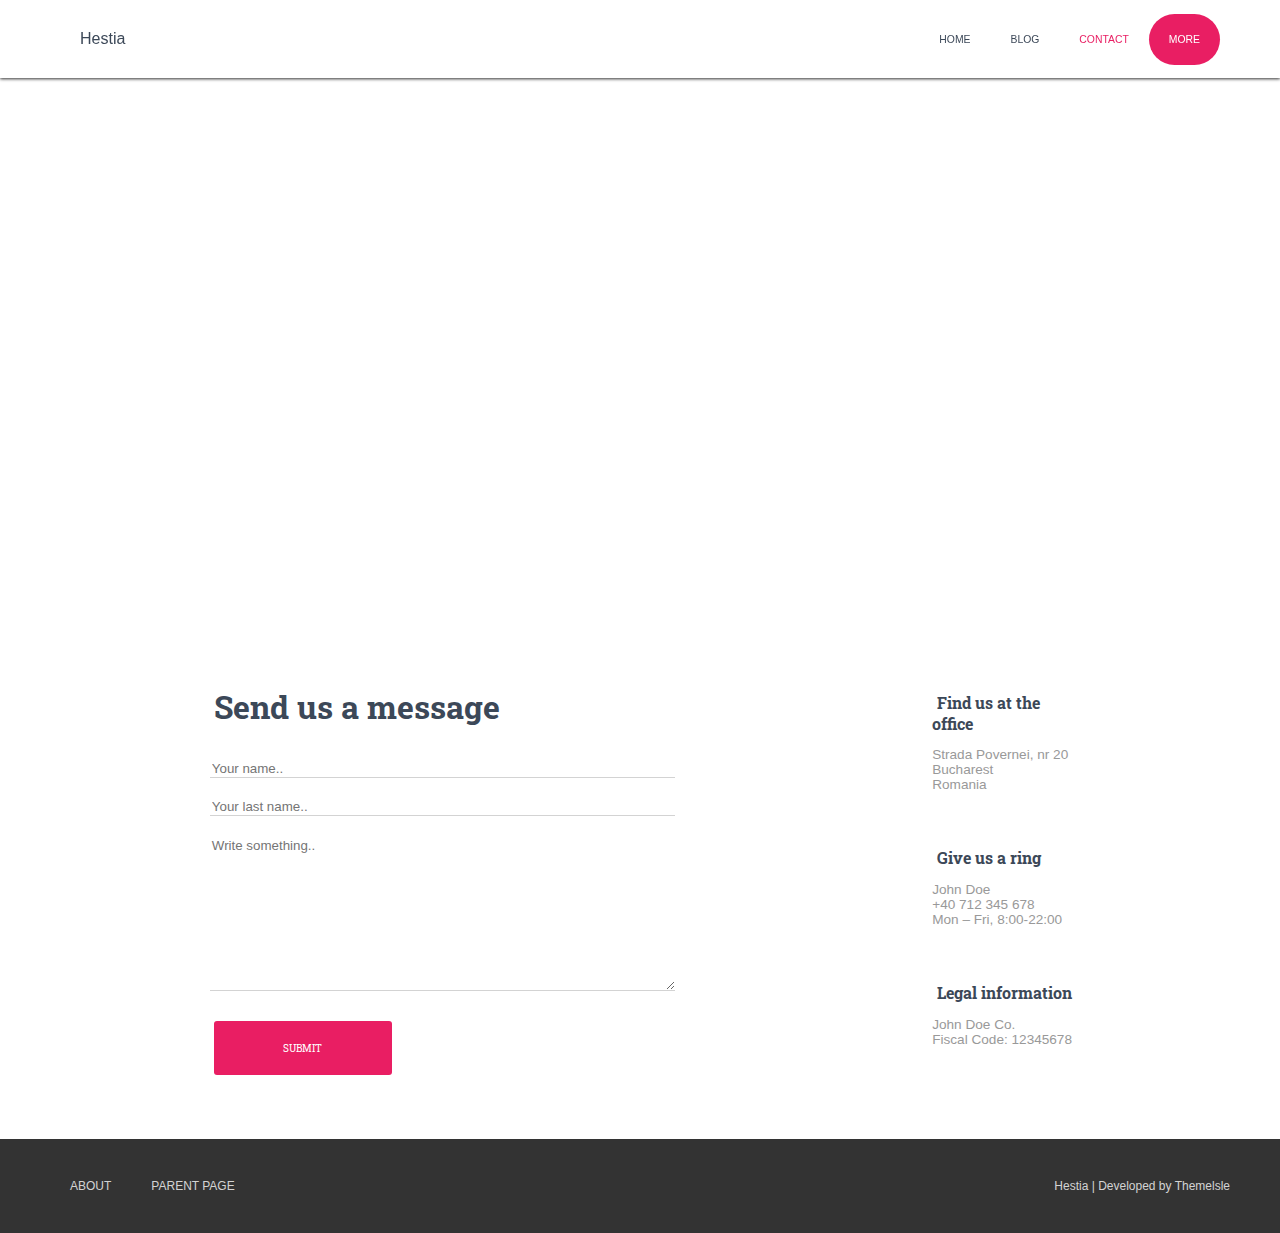
<file: Assignment8/contact.html>
<!DOCTYPE html>
<html lang="en">
    <head>
        <meta charset="UTF-8" />
        <meta http-equiv="X-UA-Compatible" content="IE=edge" />
        <meta name="viewport" content="width=device-width, initial-scale=1.0" />
        <link rel="stylesheet" href="styles/contact.css" />
        <link rel="preconnect" href="https://fonts.googleapis.com" />
        <link rel="preconnect" href="https://fonts.gstatic.com" crossorigin />
        <link
            href="https://fonts.googleapis.com/css2?family=Roboto+Slab&display=swap"
            rel="stylesheet"
        />
        <link
            rel="stylesheet"
            href="https://use.fontawesome.com/releases/v5.15.4/css/all.css"
            integrity="sha384-DyZ88mC6Up2uqS4h/KRgHuoeGwBcD4Ng9SiP4dIRy0EXTlnuz47vAwmeGwVChigm"
            crossorigin="anonymous"
        />
        <title>Hestia</title>
    </head>
    <body>
        <div class="page-container">
            <div class="hero-container">
                <div class="nav-container">
                    <div class="logo">Hestia</div>
                    <div class="nav-links">
                        <a href="index.html">
                            <div class="nav-link">HOME</div>
                        </a>
                        <a href="blog.html">
                            <div class="nav-link">BLOG</div>
                        </a>
                        <a href="contact.html">
                            <div class="nav-link" style="color: #e91e63">
                                CONTACT
                            </div>
                        </a>
                        <a href="">
                            <div class="nav-link more-button">MORE</div>
                        </a>
                    </div>
                </div>
                <div class="hero">
                    <iframe
                        class="g-map"
                        src="https://maps.google.com/maps?width=100%25&height=400&hl=en&q=povernei%2020+(My%20Business%20Name)&t=&z=14&ie=UTF8&iwloc=B&output=embed"
                        frameborder="0"
                    ></iframe>
                </div>
            </div>
            <div class="main-container">
                <div class="contact-container">
                    <div class="message-form">
                        <h1>Send us a message</h1>
                        <form action="">
                            <input type="text" placeholder="Your name.." />
                            <input
                                type="text"
                                name=""
                                id=""
                                placeholder="Your last name.."
                            />
                            <textarea
                                name=""
                                id=""
                                cols="30"
                                rows="10"
                                placeholder="Write something.."
                            ></textarea>
                            <a href="">
                                <div class="contact-submit">SUBMIT</div>
                            </a>
                        </form>
                    </div>
                    <div class="contact-info">
                        <div class="phone-address">
                            <h2><i class="fas fa-map fa-lg"></i>Find us at the office</h2>
                            <p>
                                Strada Povernei, nr 20<br />Bucharest<br />Romania
                            </p>
                        </div>
                        <div class="phone-address">
                            <h2><i class="fas fa-phone fa-lg"></i>Give us a ring</h2>
                            <p>
                                John Doe<br />+40 712 345 678<br />Mon – Fri,
                                8:00-22:00
                            </p>
                        </div>
                        <div class="phone-address">
                            <h2><i class="fas fa-briefcase fa-lg"></i>Legal information</h2>
                            <p>John Doe Co.<br />Fiscal Code: 12345678</p>
                        </div>
                    </div>
                </div>
                <div class="footer">
                    <div class="footer-links">
                        <div class="footer-button">
                            <a href="" class="footer-link">ABOUT</a>
                        </div>
                        <div class="footer-button">
                            <a href="" class="footer-link">PARENT PAGE</a>
                        </div>
                    </div>
                    <div class="footer-signature">
                        Hestia | Developed by Themelsle
                    </div>
                </div>
            </div>
        </div>
    </body>
</html>
</file>
<file: Assignment4/styles/common.css>
html, body {
    margin: 0;
    height: 100%;
}

nav {
    display: flex;
    justify-content: space-between;
    align-items: center;
    padding: 10px;
    background-color: navy;
    color: white;
}

nav .logo {
    height: 75px;
    width: 150px;
}

.nav-buttons {
    display: flex;
    justify-content: space-around;
}

.nav-buttons div {
    padding: 15px;
}
.nav-buttons a {
    color: white;
    text-decoration: none;
    font-size: 1.2rem;
}

.hero {
    display: flex;
    flex-direction: column;
    justify-content: center;
    align-items: center;
    height: 100%;
    background: linear-gradient(0deg,rgba(0, 162, 255, .7), rgba(0, 162, 255, .7)), url(../images/Autumn-Sunset-at-Warner-Lake.jpeg);
    color: white;
    font-family: sans-serif;
}

.hero h1 {
    font-size: 4rem;
}

.hero p {
    font-size: 2rem;
}
</file>
<file: Assignment5/styles/common.css>
html,body {
    margin: 0;
}

nav {
    position: fixed;
    top: 0px;
    width: 100%;
    display: flex;
    justify-content: center;
    align-items: center;
    background: linear-gradient(0deg,rgba(0, 0, 0, .85), rgba(0, 0, 0, .85));
    padding: 20px;
}

.hero {
    margin-top: 114px;
    display: flex;
    justify-content: center;
    align-items: center;
    background: url("../images/cessnalight.jpeg");
    background-size: cover;
    background-position: center;
    height: 850px;
}

.hero img {
    height: 300px;
    width: 300px;
}

.mission {
    display: flex;
    flex-direction: column;
    justify-content: center;
    align-items: center;
    text-align: center;
    background-image: url(../images/cowboys2.webp);
    background-size: cover;
    background-position: center;
    height: 500px;
    color: white;
}

.mission h1 {
    font-family: "Rye", serif;
    font-size: 3rem;
}

.mission i {
    margin-top: 30px;
    font-size: 2rem;
}

.mission p {
    line-height: 2rem;
    padding: 50px;
    font-size: 1.2rem;
}
</file>
<file: Assignment6/styles/common.css>
html,body {
    margin: 0;
}

.landing-wrapper {
    margin: 0;
    padding: 0;
    background: url(../images/bg-squares.png) black;
    background-size: contain;
    background-position-y: 600px;
    color: white;
    font-family: sans-serif;
}

navbar {
    display: flex;
    justify-content: space-between;
    margin: 0;
    padding: 10px 2.5%;
    align-items: center;
}

.nav-buttons {
    display: flex;
    width: 20%;
    justify-content: space-around;
    align-items: center;
}

.nav-buttons img {
    height: 30px;
    width: 30px;
}

.banner-container {
    background: url("../images/banner.svg"), black;
    background-size: cover;
    display: flex;
    flex-direction: column;
    justify-content: center;
    align-items: center;
    height: 350px;
}
.slogan {
    font-size: 3rem;
    /* margin: auto; */
}

button.sign-up-button {
    height: 39px;
    width: 100px;
    margin-top: 40px;
    background-color: #FFC233;
    border-radius: 20px;
    border: none;
}

button.sign-up-button:hover {
    background-color: #e4ac2b;
}

.feature-highlights-container {
    display: flex;
    justify-content: space-around;
}
.feature-highlights-container img {
    height: 50px;
}

.feature-container {
    display: flex;
    flex-direction: column;
    justify-content: space-around;
    height: 200px;
    align-items: center;
    text-align: center;
    padding: 20px 50px;
}
.feature-header {
    color: #14CC60;
}

.vl {
    border-left: gray dotted;
    border-width: 1px;
    margin: 25px 2px;
}

.vl-long {
    margin: 15px 2px;
}

.headline-container {
    height: 150px;
    display: flex;
    flex-direction: column;
    justify-content: center;
    align-items: center;
    font-size: 3rem;
    text-align: center;
    padding: 75px 0;
}

.horiz-cards-container {
    /* margin: 100px; */
    display: flex;
    flex-direction: column;
    justify-content: space-around;
    padding: 0 50px;
}
.horizontal-card {
    display: flex;
    justify-content: space-around;
    align-items: center;
}
.card-image {
    height: 200px;
    margin: 50px;
}
.card-image img {
    height: 100%;
}

.card-content {
    margin: 50px;
    width: 350px;
    display: flex;
    flex-direction: column;
    justify-content: space-around;
}
.card-header {
    color: #14CC60;
    font-size: 1.2rem;
    margin: 10px 0;
}

button.card-button {
    height: 39px;
    margin-top: 40px;
    background-color: black;
    border: 1px solid #14CC60;
    border-radius: 10px;
    color: white;
    width: 150px;
    align-self: center;
}

button.card-button:hover {
    background-color: #3E5168;
}

.right-align {
    text-align: right;
}
</file>
<file: Assignment7/styles/common.css>
html,
body {
  margin: 0;
  height: 100%;
  font-family: Arial, Helvetica, sans-serif;
}

html .nav-container,
body .nav-container {
  display: -webkit-box;
  display: -ms-flexbox;
  display: flex;
  -webkit-box-pack: justify;
      -ms-flex-pack: justify;
          justify-content: space-between;
  -webkit-box-align: center;
      -ms-flex-align: center;
          align-items: center;
  height: 85px;
  background-color: #bbf3ff;
}

html .nav-container .logo-wrapper,
body .nav-container .logo-wrapper {
  display: -webkit-box;
  display: -ms-flexbox;
  display: flex;
  -webkit-box-align: center;
      -ms-flex-align: center;
          align-items: center;
  -webkit-box-pack: center;
      -ms-flex-pack: center;
          justify-content: center;
  height: 100%;
  margin: 30px;
}

html .nav-container .logo-wrapper img,
body .nav-container .logo-wrapper img {
  height: 100%;
}

html .nav-container .nav-links,
body .nav-container .nav-links {
  display: -webkit-box;
  display: -ms-flexbox;
  display: flex;
  -ms-flex-pack: distribute;
      justify-content: space-around;
  margin-right: 20px;
}

html .nav-container .nav-links .nav-link,
body .nav-container .nav-links .nav-link {
  text-decoration: none;
  color: black;
}

html .nav-container .nav-links .nav-link .nav-button,
body .nav-container .nav-links .nav-link .nav-button {
  padding: 15px;
  margin: 5px;
  border-radius: 5px;
  width: 5vw;
  text-align: center;
}

html .nav-container .nav-links .nav-link .nav-button:hover,
body .nav-container .nav-links .nav-link .nav-button:hover {
  background-color: #8ae9ff;
}

html .hero,
body .hero {
  background: -webkit-gradient(linear, left top, left bottom, from(rgba(0, 0, 0, 0.5)), to(rgba(0, 0, 0, 0.5))), url(../images/dunder-mifflin.jpeg);
  background: linear-gradient(rgba(0, 0, 0, 0.5), rgba(0, 0, 0, 0.5)), url(../images/dunder-mifflin.jpeg);
  background-size: cover;
  background-position: center;
  height: 500px;
  display: -webkit-box;
  display: -ms-flexbox;
  display: flex;
  -webkit-box-orient: vertical;
  -webkit-box-direction: normal;
      -ms-flex-direction: column;
          flex-direction: column;
  -webkit-box-pack: center;
      -ms-flex-pack: center;
          justify-content: center;
  -webkit-box-align: center;
      -ms-flex-align: center;
          align-items: center;
  color: white;
  font-size: 3rem;
  font-family: 'Special Elite', cursive;
}

html .feature-container,
body .feature-container {
  display: -webkit-box;
  display: -ms-flexbox;
  display: flex;
  -webkit-box-pack: justify;
      -ms-flex-pack: justify;
          justify-content: space-between;
  -webkit-box-align: center;
      -ms-flex-align: center;
          align-items: center;
  margin: 5vw;
}

html .feature-container .feature-text-container,
body .feature-container .feature-text-container {
  margin: 5vw;
  width: 40vw;
}

html .feature-container .feature-image-wrapper,
body .feature-container .feature-image-wrapper {
  height: 250px;
  width: 40vw;
  background-image: url(../images/paper.png);
  background-size: cover;
  background-position: center;
  border-radius: 5px;
  -webkit-box-shadow: -1px 1px 5px black, -8px 8px #8ae9ff;
          box-shadow: -1px 1px 5px black, -8px 8px #8ae9ff;
}

html .feature-container .feature-image-wrapper.reverse,
body .feature-container .feature-image-wrapper.reverse {
  background-image: url(../images/our-people.png);
  -webkit-box-shadow: 1px 1px 5px black, 8px 8px #8ae9ff;
          box-shadow: 1px 1px 5px black, 8px 8px #8ae9ff;
}

html .footer,
body .footer {
  display: -webkit-box;
  display: -ms-flexbox;
  display: flex;
  -webkit-box-align: center;
      -ms-flex-align: center;
          align-items: center;
  -webkit-box-pack: center;
      -ms-flex-pack: center;
          justify-content: center;
  padding: 10px 0;
  background-color: #bbf3ff;
}

html .footer .footer-links,
body .footer .footer-links {
  display: -ms-grid;
  display: grid;
  -ms-grid-rows: 1fr 1fr 1fr;
      grid-template-rows: 1fr 1fr 1fr;
  -webkit-box-align: center;
      -ms-flex-align: center;
          align-items: center;
}

html .footer .footer-links .footer-link,
body .footer .footer-links .footer-link {
  text-decoration: none;
  color: black;
}

html .footer .footer-links .footer-link .footer-button,
body .footer .footer-links .footer-link .footer-button {
  padding: 15px;
  margin: 5px;
  border-radius: 5px;
  width: 5vw;
  text-align: center;
  padding: 5px 50px;
  font-size: .75rem;
}

html .footer .footer-links .footer-link .footer-button:hover,
body .footer .footer-links .footer-link .footer-button:hover {
  background-color: #8ae9ff;
}
/*# sourceMappingURL=common.css.map */
</file>
<file: Assignment8/styles/index.css>
html,
body {
  margin: 0;
  height: 100%;
  font-family: Arial, Helvetica, sans-serif;
}

html .page-container,
body .page-container {
  display: -ms-grid;
  display: grid;
  -ms-grid-rows: 600px 1fr;
      grid-template-rows: 600px 1fr;
  height: 100%;
}

html .page-container .hero-container,
body .page-container .hero-container {
  color: white;
  display: -ms-grid;
  display: grid;
  -ms-grid-rows: 80px 1fr;
      grid-template-rows: 80px 1fr;
  background-image: -webkit-gradient(linear, left top, left bottom, from(rgba(0, 0, 50, 0.6)), to(rgba(0, 0, 50, 0.6))), url(../images/Autumn-Sunset-at-Warner-Lake.jpeg);
  background-image: linear-gradient(rgba(0, 0, 50, 0.6), rgba(0, 0, 50, 0.6)), url(../images/Autumn-Sunset-at-Warner-Lake.jpeg);
  background-size: cover;
}

html .page-container .hero-container .nav-container,
body .page-container .hero-container .nav-container {
  display: -webkit-box;
  display: -ms-flexbox;
  display: flex;
  -webkit-box-pack: justify;
      -ms-flex-pack: justify;
          justify-content: space-between;
  -webkit-box-align: center;
      -ms-flex-align: center;
          align-items: center;
  position: fixed;
  left: 0;
  right: 0;
  top: 0;
  background-color: white;
  color: #3c4858;
  padding: 10px 60px;
  z-index: 3;
  -webkit-box-shadow: 0px 1px 3px #333333;
          box-shadow: 0px 1px 3px #333333;
}

html .page-container .hero-container .nav-container .logo,
body .page-container .hero-container .nav-container .logo {
  padding: 20px;
}

html .page-container .hero-container .nav-container .nav-links,
body .page-container .hero-container .nav-container .nav-links {
  display: -webkit-box;
  display: -ms-flexbox;
  display: flex;
  -ms-flex-pack: distribute;
      justify-content: space-around;
  font-size: 0.65rem;
}

html .page-container .hero-container .nav-container .nav-links a,
body .page-container .hero-container .nav-container .nav-links a {
  text-decoration: none;
  color: #3c4858;
}

html .page-container .hero-container .nav-container .nav-links a .nav-link,
body .page-container .hero-container .nav-container .nav-links a .nav-link {
  padding: 20px;
}

html .page-container .hero-container .nav-container .nav-links a .nav-link.more-button,
body .page-container .hero-container .nav-container .nav-links a .nav-link.more-button {
  padding: 20px;
  font-size: 0.65rem;
  background-color: #e91e63;
  border-radius: 30px;
  color: white;
}

html .page-container .hero-container .nav-container .nav-links a .nav-link.more-button:hover,
body .page-container .hero-container .nav-container .nav-links a .nav-link.more-button:hover {
  background-color: #e47d9f;
}

html .page-container .hero-container .hero,
body .page-container .hero-container .hero {
  display: -webkit-box;
  display: -ms-flexbox;
  display: flex;
  -webkit-box-orient: vertical;
  -webkit-box-direction: normal;
      -ms-flex-direction: column;
          flex-direction: column;
  -webkit-box-pack: start;
      -ms-flex-pack: start;
          justify-content: flex-start;
  -webkit-box-align: center;
      -ms-flex-align: center;
          align-items: center;
  z-index: 1;
}

html .page-container .hero-container .hero h1,
body .page-container .hero-container .hero h1 {
  font-size: 4rem;
  margin: 15% 0 2% 0;
}

html .page-container .hero-container .hero p,
body .page-container .hero-container .hero p {
  font-family: "Roboto Slab", "Times New Roman", serif;
  margin-bottom: 5%;
}

html .page-container .hero-container .hero .more-button,
body .page-container .hero-container .hero .more-button {
  padding: 20px;
  font-size: 0.65rem;
  background-color: #e91e63;
  border-radius: 3px;
  color: white;
}

html .page-container .hero-container .hero .more-button:hover,
body .page-container .hero-container .hero .more-button:hover {
  background-color: #e47d9f;
}

html .page-container .main-container,
body .page-container .main-container {
  font-family: "Roboto Slab", "Times New Roman", serif;
  position: relative;
  display: -ms-grid;
  display: grid;
  -ms-grid-rows: 1fr 0.75fr 0.8fr 1fr 0.25fr;
      grid-template-rows: 1fr 0.75fr 0.8fr 1fr 0.25fr;
  top: -5%;
  left: 2.5vw;
  width: 95vw;
  height: 105%;
  border-radius: 10px 10px 0 0;
  z-index: 2;
  background-color: white;
  -webkit-box-shadow: 1px 0 2.5vw #333333;
          box-shadow: 1px 0 2.5vw #333333;
  -webkit-box-shadow: -1px 0 2.5vw #333333;
          box-shadow: -1px 0 2.5vw #333333;
}

html .page-container .main-container .values-container,
body .page-container .main-container .values-container {
  display: -webkit-box;
  display: -ms-flexbox;
  display: flex;
  -webkit-box-orient: vertical;
  -webkit-box-direction: normal;
      -ms-flex-direction: column;
          flex-direction: column;
  -ms-flex-pack: distribute;
      justify-content: space-around;
  -webkit-box-align: center;
      -ms-flex-align: center;
          align-items: center;
}

html .page-container .main-container .values-container .values-carousel,
body .page-container .main-container .values-container .values-carousel {
  display: -webkit-box;
  display: -ms-flexbox;
  display: flex;
  -ms-flex-pack: distribute;
      justify-content: space-around;
  -webkit-box-align: center;
      -ms-flex-align: center;
          align-items: center;
}

html .page-container .main-container .values-container .values-carousel .value-card,
body .page-container .main-container .values-container .values-carousel .value-card {
  display: -webkit-box;
  display: -ms-flexbox;
  display: flex;
  -webkit-box-orient: vertical;
  -webkit-box-direction: normal;
      -ms-flex-direction: column;
          flex-direction: column;
  -webkit-box-pack: center;
      -ms-flex-pack: center;
          justify-content: center;
  -webkit-box-align: center;
      -ms-flex-align: center;
          align-items: center;
  margin: 0 30px;
}

html .page-container .main-container .values-container .values-carousel .value-card p,
body .page-container .main-container .values-container .values-carousel .value-card p {
  font-family: Arial, Helvetica, sans-serif;
  color: #999999;
  font-size: 0.9rem;
}

html .page-container .main-container .values-container .values-carousel .value-card img,
body .page-container .main-container .values-container .values-carousel .value-card img {
  height: 20px;
}

html .page-container .main-container .about-container,
body .page-container .main-container .about-container {
  display: -webkit-box;
  display: -ms-flexbox;
  display: flex;
  -ms-flex-pack: distribute;
      justify-content: space-around;
  -webkit-box-align: center;
      -ms-flex-align: center;
          align-items: center;
  background-image: -webkit-gradient(linear, left top, left bottom, from(rgba(0, 0, 0, 0.6)), to(rgba(0, 0, 0, 0.6))), url(../images/city.jpeg);
  background-image: linear-gradient(rgba(0, 0, 0, 0.6), rgba(0, 0, 0, 0.6)), url(../images/city.jpeg);
  background-position: center;
  background-attachment: fixed;
  color: white;
}

html .page-container .main-container .about-container .about-text-container,
body .page-container .main-container .about-container .about-text-container {
  margin: 0 10%;
}

html .page-container .main-container .about-container .about-text-container p,
body .page-container .main-container .about-container .about-text-container p {
  font-family: Arial, Helvetica, sans-serif;
  font-weight: 100;
  font-size: 0.9rem;
}

html .page-container .main-container .about-container img,
body .page-container .main-container .about-container img {
  width: 30%;
  margin-right: 10%;
}

html .page-container .main-container .blog-container,
body .page-container .main-container .blog-container {
  display: -webkit-box;
  display: -ms-flexbox;
  display: flex;
  -webkit-box-orient: vertical;
  -webkit-box-direction: normal;
      -ms-flex-direction: column;
          flex-direction: column;
  -webkit-box-pack: stretch;
      -ms-flex-pack: stretch;
          justify-content: stretch;
  -webkit-box-align: center;
      -ms-flex-align: center;
          align-items: center;
  margin: 1.5rem;
}

html .page-container .main-container .blog-container .blog-carousel,
body .page-container .main-container .blog-container .blog-carousel {
  display: -webkit-box;
  display: -ms-flexbox;
  display: flex;
  -ms-flex-pack: distribute;
      justify-content: space-around;
  padding-left: 8%;
}

html .page-container .main-container .blog-container .blog-carousel .blog-card,
body .page-container .main-container .blog-container .blog-carousel .blog-card {
  display: -webkit-box;
  display: -ms-flexbox;
  display: flex;
  -webkit-box-orient: vertical;
  -webkit-box-direction: normal;
      -ms-flex-direction: column;
          flex-direction: column;
  -webkit-box-pack: start;
      -ms-flex-pack: start;
          justify-content: flex-start;
  width: 25%;
}

html .page-container .main-container .blog-container .blog-carousel .blog-card h3,
body .page-container .main-container .blog-container .blog-carousel .blog-card h3 {
  font-size: 0.7rem;
}

html .page-container .main-container .blog-container .blog-carousel .blog-card h3.one,
body .page-container .main-container .blog-container .blog-carousel .blog-card h3.one {
  color: purple;
}

html .page-container .main-container .blog-container .blog-carousel .blog-card h3.two,
body .page-container .main-container .blog-container .blog-carousel .blog-card h3.two {
  color: darkcyan;
}

html .page-container .main-container .blog-container .blog-carousel .blog-card h3.three,
body .page-container .main-container .blog-container .blog-carousel .blog-card h3.three {
  color: orange;
}

html .page-container .main-container .blog-container .blog-carousel .blog-card h2,
body .page-container .main-container .blog-container .blog-carousel .blog-card h2 {
  font-size: 0.95rem;
}

html .page-container .main-container .blog-container .blog-carousel .blog-card p,
body .page-container .main-container .blog-container .blog-carousel .blog-card p {
  color: #999999;
  font-size: 0.9rem;
  font-family: Arial, Helvetica, sans-serif;
  font-weight: 100;
}

html .page-container .main-container .blog-container .blog-carousel .blog-card p a,
body .page-container .main-container .blog-container .blog-carousel .blog-card p a {
  text-decoration: none;
  color: navy;
}

html .page-container .main-container .contact-container,
body .page-container .main-container .contact-container {
  display: -webkit-box;
  display: -ms-flexbox;
  display: flex;
  -webkit-box-orient: vertical;
  -webkit-box-direction: normal;
      -ms-flex-direction: column;
          flex-direction: column;
  -webkit-box-pack: center;
      -ms-flex-pack: center;
          justify-content: center;
  background-image: -webkit-gradient(linear, left top, left bottom, from(rgba(0, 0, 0, 0.6)), to(rgba(0, 0, 0, 0.6))), url(../images/city.jpeg);
  background-image: linear-gradient(rgba(0, 0, 0, 0.6), rgba(0, 0, 0, 0.6)), url(../images/city.jpeg);
  background-position: center;
  color: white;
  padding: 2% 5%;
}

html .page-container .main-container .contact-container h2,
body .page-container .main-container .contact-container h2 {
  font-family: 0.9rem;
}

html .page-container .main-container .contact-container h2 i,
body .page-container .main-container .contact-container h2 i {
  text-align: center;
  width: 3%;
  margin-right: 1.3rem;
}

html .page-container .main-container .contact-container p,
body .page-container .main-container .contact-container p {
  font-family: Arial, Helvetica, sans-serif;
  font-size: 0.9rem;
  margin-left: 4%;
}

html .page-container .main-container .footer,
body .page-container .main-container .footer {
  display: -webkit-box;
  display: -ms-flexbox;
  display: flex;
  -webkit-box-pack: justify;
      -ms-flex-pack: justify;
          justify-content: space-between;
  -webkit-box-align: center;
      -ms-flex-align: center;
          align-items: center;
  color: lightgray;
  background-color: #333333;
  font-family: Arial, Helvetica, sans-serif;
  font-size: 0.75rem;
  padding-right: 50px;
  padding-left: 50px;
}

html .page-container .main-container .footer .footer-links,
body .page-container .main-container .footer .footer-links {
  display: -webkit-box;
  display: -ms-flexbox;
  display: flex;
  -ms-flex-pack: distribute;
      justify-content: space-around;
  -webkit-box-align: center;
      -ms-flex-align: center;
          align-items: center;
}

html .page-container .main-container .footer .footer-links .footer-button,
body .page-container .main-container .footer .footer-links .footer-button {
  padding: 10px;
  margin: 0 10px;
}

html .page-container .main-container .footer .footer-links .footer-button .footer-link,
body .page-container .main-container .footer .footer-links .footer-button .footer-link {
  color: lightgray;
  text-decoration: none;
}

@media only screen and (max-width: 600px) {
  .page-container {
    -ms-grid-rows: 700px 1fr !important;
        grid-template-rows: 700px 1fr !important;
  }
  .page-container .hero-container {
    display: block !important;
  }
  .page-container .hero-container .nav-container {
    display: -webkit-box !important;
    display: -ms-flexbox !important;
    display: flex !important;
    -webkit-box-orient: vertical;
    -webkit-box-direction: normal;
        -ms-flex-direction: column;
            flex-direction: column;
    -webkit-box-align: center;
        -ms-flex-align: center;
            align-items: center;
  }
  .page-container .hero-container .nav-container .nav-links {
    display: -webkit-box !important;
    display: -ms-flexbox !important;
    display: flex !important;
    -webkit-box-orient: vertical;
    -webkit-box-direction: normal;
        -ms-flex-direction: column;
            flex-direction: column;
    -webkit-box-align: center;
        -ms-flex-align: center;
            align-items: center;
  }
  .page-container .hero-container .hero {
    margin-top: 246px !important;
    -webkit-box-pack: center !important;
        -ms-flex-pack: center !important;
            justify-content: center !important;
  }
  .page-container .hero-container .hero h1 {
    text-align: center;
  }
  .page-container .main-container {
    display: -webkit-box !important;
    display: -ms-flexbox !important;
    display: flex !important;
    -webkit-box-orient: vertical;
    -webkit-box-direction: normal;
        -ms-flex-direction: column;
            flex-direction: column;
    position: static !important;
    border-radius: 0 !important;
    width: 100% !important;
    height: 100% !important;
  }
  .page-container .main-container .values-container {
    margin: 5%;
  }
  .page-container .main-container .values-container .values-carousel {
    display: -webkit-box;
    display: -ms-flexbox;
    display: flex;
    -webkit-box-orient: vertical;
    -webkit-box-direction: normal;
        -ms-flex-direction: column;
            flex-direction: column;
    -ms-flex-pack: distribute;
        justify-content: space-around;
    -webkit-box-align: center;
        -ms-flex-align: center;
            align-items: center;
  }
  .page-container .main-container .about-container {
    display: -webkit-box;
    display: -ms-flexbox;
    display: flex;
    -webkit-box-orient: vertical;
    -webkit-box-direction: normal;
        -ms-flex-direction: column;
            flex-direction: column;
    -ms-flex-pack: distribute;
        justify-content: space-around;
    -webkit-box-align: center;
        -ms-flex-align: center;
            align-items: center;
    padding: 5%;
  }
  .page-container .main-container .about-container img {
    margin: 5%;
  }
  .page-container .main-container .blog-container {
    display: -webkit-box;
    display: -ms-flexbox;
    display: flex;
    -webkit-box-orient: vertical;
    -webkit-box-direction: normal;
        -ms-flex-direction: column;
            flex-direction: column;
    -webkit-box-pack: stretch;
        -ms-flex-pack: stretch;
            justify-content: stretch;
    -webkit-box-align: center;
        -ms-flex-align: center;
            align-items: center;
    margin: 1.5rem;
  }
  .page-container .main-container .blog-container .blog-carousel {
    display: -webkit-box;
    display: -ms-flexbox;
    display: flex;
    -webkit-box-orient: vertical;
    -webkit-box-direction: normal;
        -ms-flex-direction: column;
            flex-direction: column;
    -ms-flex-pack: distribute;
        justify-content: space-around;
  }
  .page-container .main-container .blog-container .blog-carousel .blog-card {
    width: 80% !important;
  }
  .page-container .main-container .footer {
    -webkit-box-orient: vertical !important;
    -webkit-box-direction: normal !important;
        -ms-flex-direction: column !important;
            flex-direction: column !important;
    -ms-flex-pack: distribute;
        justify-content: space-around;
    -webkit-box-align: center;
        -ms-flex-align: center;
            align-items: center;
    height: 100%;
    padding: 2%;
  }
  .page-container .main-container .footer .footer-links {
    -webkit-box-orient: vertical;
    -webkit-box-direction: normal;
        -ms-flex-direction: column;
            flex-direction: column;
    -ms-flex-pack: distribute;
        justify-content: space-around;
  }
}
/*# sourceMappingURL=index.css.map */
</file>
<file: Assignment8/styles/blog.css>
html,
body {
  margin: 0;
  height: 100%;
  font-family: Arial, Helvetica, sans-serif;
}

html .page-container,
body .page-container {
  display: -ms-grid;
  display: grid;
  -ms-grid-rows: 600px 1fr;
      grid-template-rows: 600px 1fr;
  height: 100%;
}

html .page-container .hero-container,
body .page-container .hero-container {
  color: white;
}

html .page-container .hero-container .nav-container,
body .page-container .hero-container .nav-container {
  display: -webkit-box;
  display: -ms-flexbox;
  display: flex;
  -webkit-box-pack: justify;
      -ms-flex-pack: justify;
          justify-content: space-between;
  -webkit-box-align: center;
      -ms-flex-align: center;
          align-items: center;
  position: fixed;
  left: 0;
  right: 0;
  top: 0;
  background-color: white;
  color: #3c4858;
  padding: 10px 60px;
  z-index: 3;
  -webkit-box-shadow: 0px 1px 3px #333333;
          box-shadow: 0px 1px 3px #333333;
}

html .page-container .hero-container .nav-container .logo,
body .page-container .hero-container .nav-container .logo {
  padding: 20px;
}

html .page-container .hero-container .nav-container .nav-links,
body .page-container .hero-container .nav-container .nav-links {
  display: -webkit-box;
  display: -ms-flexbox;
  display: flex;
  -ms-flex-pack: distribute;
      justify-content: space-around;
  font-size: .65rem;
}

html .page-container .hero-container .nav-container .nav-links a,
body .page-container .hero-container .nav-container .nav-links a {
  text-decoration: none;
  color: #3c4858;
}

html .page-container .hero-container .nav-container .nav-links a .nav-link,
body .page-container .hero-container .nav-container .nav-links a .nav-link {
  padding: 20px;
}

html .page-container .hero-container .nav-container .nav-links a .nav-link.more-button,
body .page-container .hero-container .nav-container .nav-links a .nav-link.more-button {
  padding: 20px;
  font-size: .65rem;
  background-color: #e91e63;
  border-radius: 30px;
  color: white;
}

html .page-container .hero-container .nav-container .nav-links a .nav-link.more-button:hover,
body .page-container .hero-container .nav-container .nav-links a .nav-link.more-button:hover {
  background-color: #e47d9f;
}

html .page-container .hero-container .hero,
body .page-container .hero-container .hero {
  display: -webkit-box;
  display: -ms-flexbox;
  display: flex;
  -webkit-box-orient: vertical;
  -webkit-box-direction: normal;
      -ms-flex-direction: column;
          flex-direction: column;
  -webkit-box-pack: center;
      -ms-flex-pack: center;
          justify-content: center;
  -webkit-box-align: center;
      -ms-flex-align: center;
          align-items: center;
  z-index: 1;
  background-color: #e91e63;
  height: 100%;
}

html .page-container .hero-container .hero h1,
body .page-container .hero-container .hero h1 {
  font-size: 3rem;
}

html .page-container .main-container,
body .page-container .main-container {
  font-family: "Roboto Slab", "Times New Roman", serif;
  position: relative;
  display: -ms-grid;
  display: grid;
  -ms-grid-rows: 1fr 80px;
      grid-template-rows: 1fr 80px;
  top: -5%;
  left: 2.5vw;
  width: 95vw;
  height: 105%;
  border-radius: 10px 10px 0 0;
  z-index: 2;
  background-color: white;
  -webkit-box-shadow: 1px 0 2.5vw #333333;
          box-shadow: 1px 0 2.5vw #333333;
  -webkit-box-shadow: -1px 0 2.5vw #333333;
          box-shadow: -1px 0 2.5vw #333333;
}

html .page-container .main-container .blog-carousel,
body .page-container .main-container .blog-carousel {
  display: -webkit-box;
  display: -ms-flexbox;
  display: flex;
  -webkit-box-orient: vertical;
  -webkit-box-direction: normal;
      -ms-flex-direction: column;
          flex-direction: column;
  -ms-flex-pack: distribute;
      justify-content: space-around;
  padding: 10%;
}

html .page-container .main-container .blog-carousel .blog-card,
body .page-container .main-container .blog-carousel .blog-card {
  display: -webkit-box;
  display: -ms-flexbox;
  display: flex;
  -webkit-box-orient: vertical;
  -webkit-box-direction: normal;
      -ms-flex-direction: column;
          flex-direction: column;
  -webkit-box-pack: start;
      -ms-flex-pack: start;
          justify-content: flex-start;
  margin-bottom: 5%;
}

html .page-container .main-container .blog-carousel .blog-card h3,
body .page-container .main-container .blog-carousel .blog-card h3 {
  font-size: .70rem;
}

html .page-container .main-container .blog-carousel .blog-card h3.one,
body .page-container .main-container .blog-carousel .blog-card h3.one {
  color: purple;
}

html .page-container .main-container .blog-carousel .blog-card h3.two,
body .page-container .main-container .blog-carousel .blog-card h3.two {
  color: darkcyan;
}

html .page-container .main-container .blog-carousel .blog-card h3.three,
body .page-container .main-container .blog-carousel .blog-card h3.three {
  color: orange;
}

html .page-container .main-container .blog-carousel .blog-card h2,
body .page-container .main-container .blog-carousel .blog-card h2 {
  font-size: .95rem;
}

html .page-container .main-container .blog-carousel .blog-card p,
body .page-container .main-container .blog-carousel .blog-card p {
  color: #999999;
  font-size: .9rem;
  font-family: Arial, Helvetica, sans-serif;
  font-weight: 100;
}

html .page-container .main-container .blog-carousel .blog-card p a,
body .page-container .main-container .blog-carousel .blog-card p a {
  text-decoration: none;
  color: navy;
}

html .page-container .main-container .footer,
body .page-container .main-container .footer {
  display: -webkit-box;
  display: -ms-flexbox;
  display: flex;
  -webkit-box-pack: justify;
      -ms-flex-pack: justify;
          justify-content: space-between;
  -webkit-box-align: center;
      -ms-flex-align: center;
          align-items: center;
  color: lightgray;
  background-color: #333333;
  font-family: Arial, Helvetica, sans-serif;
  font-size: .75rem;
  padding-right: 50px;
  padding-left: 50px;
}

html .page-container .main-container .footer .footer-links,
body .page-container .main-container .footer .footer-links {
  display: -webkit-box;
  display: -ms-flexbox;
  display: flex;
  -ms-flex-pack: distribute;
      justify-content: space-around;
  -webkit-box-align: center;
      -ms-flex-align: center;
          align-items: center;
}

html .page-container .main-container .footer .footer-links .footer-button,
body .page-container .main-container .footer .footer-links .footer-button {
  padding: 10px;
  margin: 0 10px;
}

html .page-container .main-container .footer .footer-links .footer-button .footer-link,
body .page-container .main-container .footer .footer-links .footer-button .footer-link {
  color: lightgray;
  text-decoration: none;
}

@media only screen and (max-width: 600px) {
  .page-container {
    -ms-grid-rows: 400px 1fr !important;
        grid-template-rows: 400px 1fr !important;
  }
  .page-container .hero-container {
    display: block !important;
  }
  .page-container .hero-container .nav-container {
    display: -webkit-box !important;
    display: -ms-flexbox !important;
    display: flex !important;
    -webkit-box-orient: vertical;
    -webkit-box-direction: normal;
        -ms-flex-direction: column;
            flex-direction: column;
    -webkit-box-align: center;
        -ms-flex-align: center;
            align-items: center;
  }
  .page-container .hero-container .nav-container .nav-links {
    display: -webkit-box !important;
    display: -ms-flexbox !important;
    display: flex !important;
    -webkit-box-orient: vertical;
    -webkit-box-direction: normal;
        -ms-flex-direction: column;
            flex-direction: column;
    -webkit-box-align: center;
        -ms-flex-align: center;
            align-items: center;
  }
  .page-container .hero-container .hero {
    -webkit-box-pack: end !important;
        -ms-flex-pack: end !important;
            justify-content: flex-end !important;
    padding-bottom: 5%;
  }
  .page-container .hero-container .hero h1 {
    text-align: center;
  }
  .page-container .main-container {
    display: -webkit-box !important;
    display: -ms-flexbox !important;
    display: flex !important;
    -webkit-box-orient: vertical;
    -webkit-box-direction: normal;
        -ms-flex-direction: column;
            flex-direction: column;
    position: static !important;
    border-radius: 0 !important;
    width: 100% !important;
    height: 100% !important;
  }
  .page-container .main-container .blog-card {
    margin-bottom: 15% !important;
  }
  .page-container .main-container .footer {
    -webkit-box-orient: vertical !important;
    -webkit-box-direction: normal !important;
        -ms-flex-direction: column !important;
            flex-direction: column !important;
    -ms-flex-pack: distribute;
        justify-content: space-around;
    -webkit-box-align: center;
        -ms-flex-align: center;
            align-items: center;
    height: 100%;
    padding: 2%;
  }
  .page-container .main-container .footer .footer-links {
    -webkit-box-orient: vertical;
    -webkit-box-direction: normal;
        -ms-flex-direction: column;
            flex-direction: column;
    -ms-flex-pack: distribute;
        justify-content: space-around;
  }
}
/*# sourceMappingURL=blog.css.map */
</file>
<file: Assignment8/styles/contact.css>
html,
body {
  margin: 0;
  height: 100%;
  font-family: Arial, Helvetica, sans-serif;
  color: #3c4858;
}

html .page-container,
body .page-container {
  display: -ms-grid;
  display: grid;
  -ms-grid-rows: 600px 1fr;
      grid-template-rows: 600px 1fr;
  height: 100%;
}

html .page-container .hero-container,
body .page-container .hero-container {
  color: white;
}

html .page-container .hero-container .nav-container,
body .page-container .hero-container .nav-container {
  display: -webkit-box;
  display: -ms-flexbox;
  display: flex;
  -webkit-box-pack: justify;
      -ms-flex-pack: justify;
          justify-content: space-between;
  -webkit-box-align: center;
      -ms-flex-align: center;
          align-items: center;
  position: fixed;
  left: 0;
  right: 0;
  top: 0;
  background-color: white;
  color: #3c4858;
  padding: 10px 60px;
  z-index: 3;
  -webkit-box-shadow: 0px 1px 3px #333333;
          box-shadow: 0px 1px 3px #333333;
}

html .page-container .hero-container .nav-container .logo,
body .page-container .hero-container .nav-container .logo {
  padding: 20px;
}

html .page-container .hero-container .nav-container .nav-links,
body .page-container .hero-container .nav-container .nav-links {
  display: -webkit-box;
  display: -ms-flexbox;
  display: flex;
  -ms-flex-pack: distribute;
      justify-content: space-around;
  font-size: 0.65rem;
}

html .page-container .hero-container .nav-container .nav-links a,
body .page-container .hero-container .nav-container .nav-links a {
  text-decoration: none;
  color: #3c4858;
}

html .page-container .hero-container .nav-container .nav-links a .nav-link,
body .page-container .hero-container .nav-container .nav-links a .nav-link {
  padding: 20px;
}

html .page-container .hero-container .nav-container .nav-links a .nav-link.more-button,
body .page-container .hero-container .nav-container .nav-links a .nav-link.more-button {
  padding: 20px;
  font-size: 0.65rem;
  background-color: #e91e63;
  text-align: center;
  border-radius: 30px;
  color: white;
}

html .page-container .hero-container .nav-container .nav-links a .nav-link.more-button:hover,
body .page-container .hero-container .nav-container .nav-links a .nav-link.more-button:hover {
  background-color: #e47d9f;
}

html .page-container .hero-container .hero,
body .page-container .hero-container .hero {
  display: -webkit-box;
  display: -ms-flexbox;
  display: flex;
  -webkit-box-orient: vertical;
  -webkit-box-direction: normal;
      -ms-flex-direction: column;
          flex-direction: column;
  -webkit-box-pack: center;
      -ms-flex-pack: center;
          justify-content: center;
  -webkit-box-align: center;
      -ms-flex-align: center;
          align-items: center;
  z-index: 1;
  height: 100%;
}

html .page-container .hero-container .hero iframe,
body .page-container .hero-container .hero iframe {
  padding-top: 72px;
  height: 100%;
  width: 100%;
}

html .page-container .main-container,
body .page-container .main-container {
  font-family: "Roboto Slab", "Times New Roman", serif;
  display: -webkit-box;
  display: -ms-flexbox;
  display: flex;
  -webkit-box-orient: vertical;
  -webkit-box-direction: normal;
      -ms-flex-direction: column;
          flex-direction: column;
  background-color: white;
}

html .page-container .main-container .contact-container,
body .page-container .main-container .contact-container {
  display: -webkit-box;
  display: -ms-flexbox;
  display: flex;
  -ms-flex-pack: distribute;
      justify-content: space-around;
  padding: 5%;
}

html .page-container .main-container .contact-container .message-form,
body .page-container .main-container .contact-container .message-form {
  display: -webkit-box;
  display: -ms-flexbox;
  display: flex;
  -webkit-box-orient: vertical;
  -webkit-box-direction: normal;
      -ms-flex-direction: column;
          flex-direction: column;
  -ms-flex-pack: distribute;
      justify-content: space-around;
  width: 40%;
}

html .page-container .main-container .contact-container .message-form h1,
body .page-container .main-container .contact-container .message-form h1 {
  margin-left: 3%;
}

html .page-container .main-container .contact-container .message-form form,
body .page-container .main-container .contact-container .message-form form {
  display: -webkit-box;
  display: -ms-flexbox;
  display: flex;
  -webkit-box-orient: vertical;
  -webkit-box-direction: normal;
      -ms-flex-direction: column;
          flex-direction: column;
  -ms-flex-pack: distribute;
      justify-content: space-around;
}

html .page-container .main-container .contact-container .message-form form input,
body .page-container .main-container .contact-container .message-form form input {
  width: 100%;
  margin: 10px;
  border: none;
  border-bottom: 1px solid lightgray;
}

html .page-container .main-container .contact-container .message-form form textarea,
body .page-container .main-container .contact-container .message-form form textarea {
  width: 100%;
  margin: 10px;
  border: none;
  border-bottom: 1px solid lightgray;
  font-family: Arial, Helvetica, sans-serif;
}

html .page-container .main-container .contact-container .message-form form a,
body .page-container .main-container .contact-container .message-form form a {
  text-decoration: none;
}

html .page-container .main-container .contact-container .message-form form a .contact-submit,
body .page-container .main-container .contact-container .message-form form a .contact-submit {
  padding: 20px;
  font-size: 0.65rem;
  background-color: #e91e63;
  text-align: center;
  border-radius: 3px;
  color: white;
  width: 30%;
  margin-left: 3%;
  margin-top: 20px;
}

html .page-container .main-container .contact-container .message-form form a .contact-submit:hover,
body .page-container .main-container .contact-container .message-form form a .contact-submit:hover {
  background-color: #e47d9f;
}

html .page-container .main-container .contact-container .contact-info,
body .page-container .main-container .contact-container .contact-info {
  display: -webkit-box;
  display: -ms-flexbox;
  display: flex;
  -webkit-box-orient: vertical;
  -webkit-box-direction: normal;
      -ms-flex-direction: column;
          flex-direction: column;
  -ms-flex-pack: distribute;
      justify-content: space-around;
}

html .page-container .main-container .contact-container .contact-info .phone-address h2,
body .page-container .main-container .contact-container .contact-info .phone-address h2 {
  font-size: 1rem;
}

html .page-container .main-container .contact-container .contact-info .phone-address h2 i,
body .page-container .main-container .contact-container .contact-info .phone-address h2 i {
  margin-right: 3%;
  color: #e91e63;
}

html .page-container .main-container .contact-container .contact-info .phone-address p,
body .page-container .main-container .contact-container .contact-info .phone-address p {
  color: #999999;
  font-family: Arial, Helvetica, sans-serif;
  font-size: 0.85rem;
}

html .page-container .main-container .footer,
body .page-container .main-container .footer {
  display: -webkit-box;
  display: -ms-flexbox;
  display: flex;
  -webkit-box-pack: justify;
      -ms-flex-pack: justify;
          justify-content: space-between;
  -webkit-box-align: center;
      -ms-flex-align: center;
          align-items: center;
  color: lightgray;
  background-color: #333333;
  font-family: Arial, Helvetica, sans-serif;
  font-size: 0.75rem;
  padding: 30px 50px;
}

html .page-container .main-container .footer .footer-links,
body .page-container .main-container .footer .footer-links {
  display: -webkit-box;
  display: -ms-flexbox;
  display: flex;
  -ms-flex-pack: distribute;
      justify-content: space-around;
  -webkit-box-align: center;
      -ms-flex-align: center;
          align-items: center;
}

html .page-container .main-container .footer .footer-links .footer-button,
body .page-container .main-container .footer .footer-links .footer-button {
  padding: 10px;
  margin: 0 10px;
}

html .page-container .main-container .footer .footer-links .footer-button .footer-link,
body .page-container .main-container .footer .footer-links .footer-button .footer-link {
  color: lightgray;
  text-decoration: none;
}

@media only screen and (max-width: 600px) {
  .hero-container {
    display: block !important;
  }
  .hero-container .nav-container {
    display: -webkit-box !important;
    display: -ms-flexbox !important;
    display: flex !important;
    -webkit-box-orient: vertical;
    -webkit-box-direction: normal;
        -ms-flex-direction: column;
            flex-direction: column;
    -webkit-box-align: center;
        -ms-flex-align: center;
            align-items: center;
  }
  .hero-container .nav-container .nav-links {
    display: -webkit-box !important;
    display: -ms-flexbox !important;
    display: flex !important;
    -webkit-box-orient: vertical;
    -webkit-box-direction: normal;
        -ms-flex-direction: column;
            flex-direction: column;
    -webkit-box-align: center;
        -ms-flex-align: center;
            align-items: center;
  }
  .contact-container {
    -webkit-box-orient: vertical !important;
    -webkit-box-direction: normal !important;
        -ms-flex-direction: column !important;
            flex-direction: column !important;
    padding-left: 5%;
  }
  .contact-container .message-form {
    margin-bottom: 20% !important;
    width: 90% !important;
  }
  .contact-container .contact-info {
    padding-left: 8%;
    width: 90% !important;
    margin-bottom: 10% !important;
  }
  .footer {
    -webkit-box-orient: vertical !important;
    -webkit-box-direction: normal !important;
        -ms-flex-direction: column !important;
            flex-direction: column !important;
    padding: 15px 50px !important;
  }
  .footer .footer-links {
    -webkit-box-orient: vertical !important;
    -webkit-box-direction: normal !important;
        -ms-flex-direction: column !important;
            flex-direction: column !important;
  }
}
/*# sourceMappingURL=contact.css.map */
</file>
